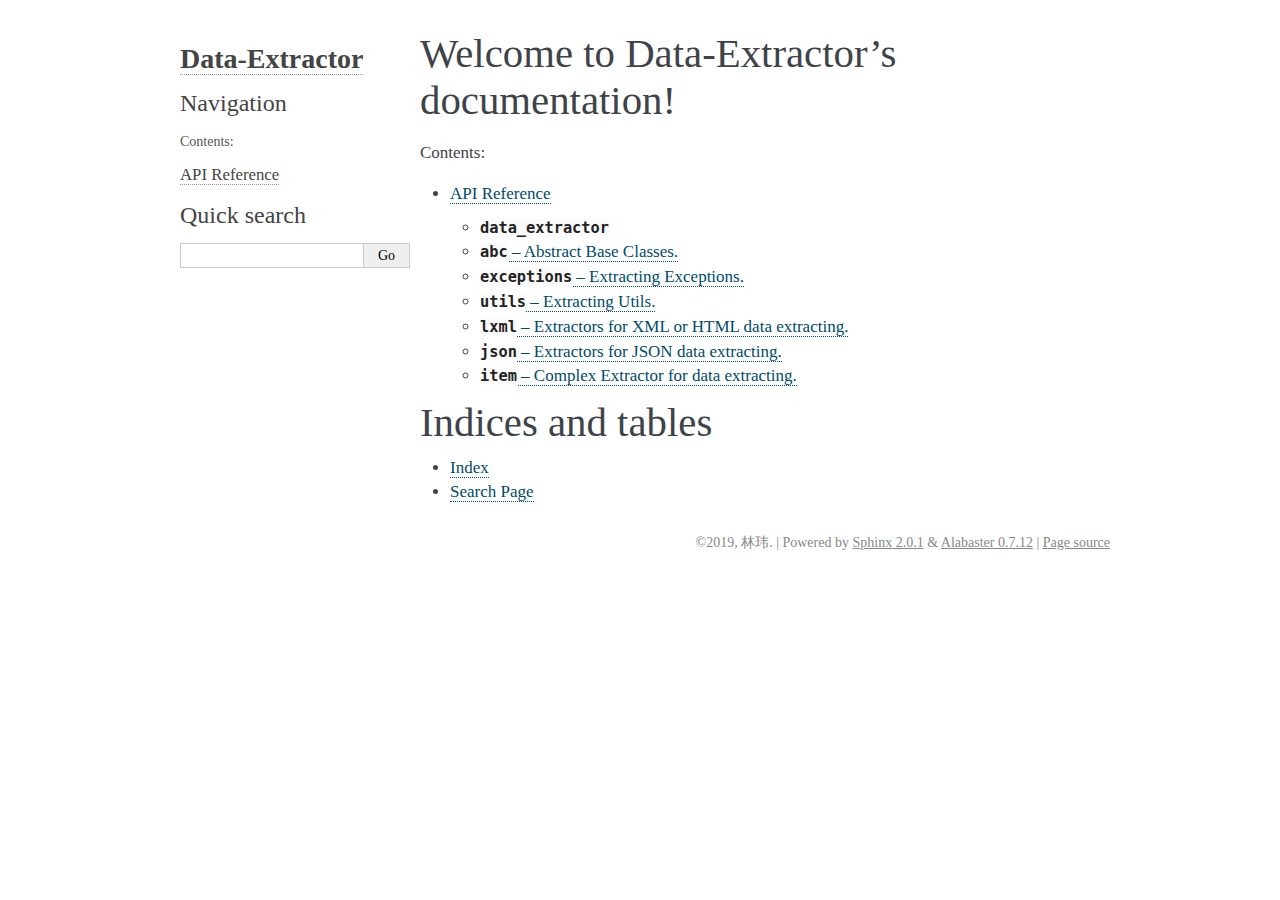
<file: index.html>
<!DOCTYPE html>

<html xmlns="http://www.w3.org/1999/xhtml">
  <head>
    <meta charset="utf-8" />
    <title>Welcome to Data-Extractor’s documentation! &#8212; Data-Extractor  documentation</title>
    <link rel="stylesheet" href="_static/alabaster.css" type="text/css" />
    <link rel="stylesheet" href="_static/pygments.css" type="text/css" />
    <script type="text/javascript" id="documentation_options" data-url_root="./" src="_static/documentation_options.js"></script>
    <script type="text/javascript" src="_static/jquery.js"></script>
    <script type="text/javascript" src="_static/underscore.js"></script>
    <script type="text/javascript" src="_static/doctools.js"></script>
    <script type="text/javascript" src="_static/language_data.js"></script>
    <link rel="index" title="Index" href="genindex.html" />
    <link rel="search" title="Search" href="search.html" />
    <link rel="next" title="API Reference" href="api_reference.html" />
   
  <link rel="stylesheet" href="_static/custom.css" type="text/css" />
  
  
  <meta name="viewport" content="width=device-width, initial-scale=0.9, maximum-scale=0.9" />

  </head><body>
  

    <div class="document">
      <div class="documentwrapper">
        <div class="bodywrapper">
          

          <div class="body" role="main">
            
  <div class="section" id="welcome-to-data-extractor-s-documentation">
<h1>Welcome to Data-Extractor’s documentation!<a class="headerlink" href="#welcome-to-data-extractor-s-documentation" title="Permalink to this headline">¶</a></h1>
<div class="toctree-wrapper compound">
<p class="caption"><span class="caption-text">Contents:</span></p>
<ul>
<li class="toctree-l1"><a class="reference internal" href="api_reference.html">API Reference</a><ul>
<li class="toctree-l2"><a class="reference internal" href="api_reference.html#data-extractor"><code class="xref py py-mod docutils literal notranslate"><span class="pre">data_extractor</span></code></a></li>
<li class="toctree-l2"><a class="reference internal" href="api_abc.html"><code class="xref py py-mod docutils literal notranslate"><span class="pre">abc</span></code> – Abstract Base Classes.</a></li>
<li class="toctree-l2"><a class="reference internal" href="api_exceptions.html"><code class="xref py py-mod docutils literal notranslate"><span class="pre">exceptions</span></code> – Extracting Exceptions.</a></li>
<li class="toctree-l2"><a class="reference internal" href="api_utils.html"><code class="xref py py-mod docutils literal notranslate"><span class="pre">utils</span></code> – Extracting Utils.</a></li>
<li class="toctree-l2"><a class="reference internal" href="api_lxml.html"><code class="xref py py-mod docutils literal notranslate"><span class="pre">lxml</span></code> – Extractors for XML or HTML data extracting.</a></li>
<li class="toctree-l2"><a class="reference internal" href="api_json.html"><code class="xref py py-mod docutils literal notranslate"><span class="pre">json</span></code> – Extractors for JSON data extracting.</a></li>
<li class="toctree-l2"><a class="reference internal" href="api_item.html"><code class="xref py py-mod docutils literal notranslate"><span class="pre">item</span></code> – Complex Extractor for data extracting.</a></li>
</ul>
</li>
</ul>
</div>
</div>
<div class="section" id="indices-and-tables">
<h1>Indices and tables<a class="headerlink" href="#indices-and-tables" title="Permalink to this headline">¶</a></h1>
<ul class="simple">
<li><p><a class="reference internal" href="genindex.html"><span class="std std-ref">Index</span></a></p></li>
<li><p><a class="reference internal" href="search.html"><span class="std std-ref">Search Page</span></a></p></li>
</ul>
</div>


          </div>
          
        </div>
      </div>
      <div class="sphinxsidebar" role="navigation" aria-label="main navigation">
        <div class="sphinxsidebarwrapper">
<h1 class="logo"><a href="#">Data-Extractor</a></h1>








<h3>Navigation</h3>
<p class="caption"><span class="caption-text">Contents:</span></p>
<ul>
<li class="toctree-l1"><a class="reference internal" href="api_reference.html">API Reference</a></li>
</ul>

<div class="relations">
<h3>Related Topics</h3>
<ul>
  <li><a href="#">Documentation overview</a><ul>
      <li>Next: <a href="api_reference.html" title="next chapter">API Reference</a></li>
  </ul></li>
</ul>
</div>
<div id="searchbox" style="display: none" role="search">
  <h3>Quick search</h3>
    <div class="searchformwrapper">
    <form class="search" action="search.html" method="get">
      <input type="text" name="q" />
      <input type="submit" value="Go" />
    </form>
    </div>
</div>
<script type="text/javascript">$('#searchbox').show(0);</script>








        </div>
      </div>
      <div class="clearer"></div>
    </div>
    <div class="footer">
      &copy;2019, 林玮.
      
      |
      Powered by <a href="http://sphinx-doc.org/">Sphinx 2.0.1</a>
      &amp; <a href="https://github.com/bitprophet/alabaster">Alabaster 0.7.12</a>
      
      |
      <a href="_sources/index.rst.txt"
          rel="nofollow">Page source</a>
    </div>

    

    
  </body>
</html>
</file>
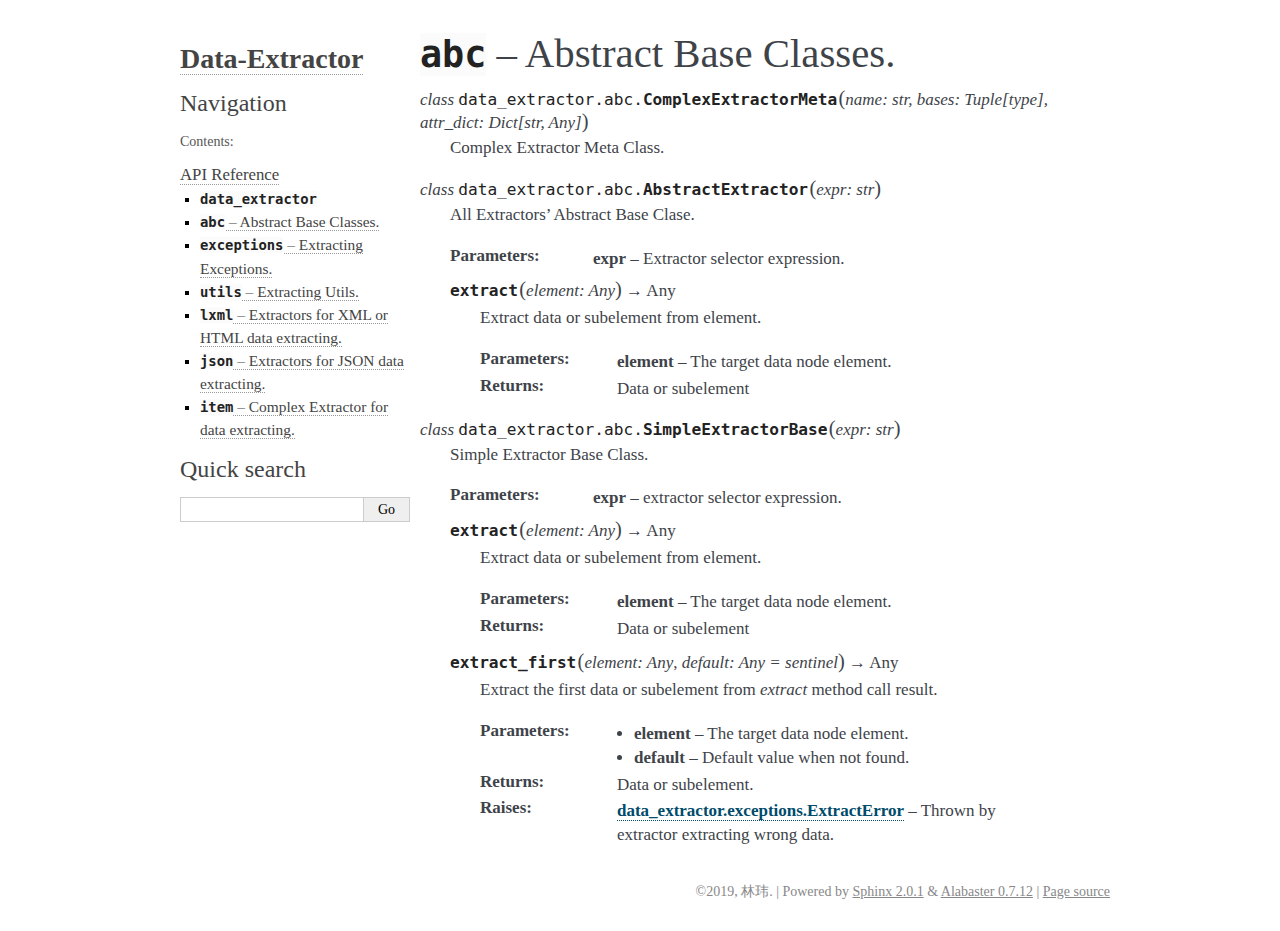
<file: api_abc.html>
<!DOCTYPE html>

<html xmlns="http://www.w3.org/1999/xhtml">
  <head>
    <meta charset="utf-8" />
    <title>abc – Abstract Base Classes. &#8212; Data-Extractor  documentation</title>
    <link rel="stylesheet" href="_static/alabaster.css" type="text/css" />
    <link rel="stylesheet" href="_static/pygments.css" type="text/css" />
    <script type="text/javascript" id="documentation_options" data-url_root="./" src="_static/documentation_options.js"></script>
    <script type="text/javascript" src="_static/jquery.js"></script>
    <script type="text/javascript" src="_static/underscore.js"></script>
    <script type="text/javascript" src="_static/doctools.js"></script>
    <script type="text/javascript" src="_static/language_data.js"></script>
    <link rel="index" title="Index" href="genindex.html" />
    <link rel="search" title="Search" href="search.html" />
    <link rel="next" title="exceptions – Extracting Exceptions." href="api_exceptions.html" />
    <link rel="prev" title="API Reference" href="api_reference.html" />
   
  <link rel="stylesheet" href="_static/custom.css" type="text/css" />
  
  
  <meta name="viewport" content="width=device-width, initial-scale=0.9, maximum-scale=0.9" />

  </head><body>
  

    <div class="document">
      <div class="documentwrapper">
        <div class="bodywrapper">
          

          <div class="body" role="main">
            
  <span class="target" id="module-data_extractor.abc"></span><div class="section" id="abc-abstract-base-classes">
<h1><code class="xref py py-mod docutils literal notranslate"><span class="pre">abc</span></code> – Abstract Base Classes.<a class="headerlink" href="#abc-abstract-base-classes" title="Permalink to this headline">¶</a></h1>
</div>
<dl class="class">
<dt id="data_extractor.abc.ComplexExtractorMeta">
<em class="property">class </em><code class="descclassname">data_extractor.abc.</code><code class="descname">ComplexExtractorMeta</code><span class="sig-paren">(</span><em>name: str, bases: Tuple[type], attr_dict: Dict[str, Any]</em><span class="sig-paren">)</span><a class="headerlink" href="#data_extractor.abc.ComplexExtractorMeta" title="Permalink to this definition">¶</a></dt>
<dd><p>Complex Extractor Meta Class.</p>
</dd></dl>

<dl class="class">
<dt id="data_extractor.abc.AbstractExtractor">
<em class="property">class </em><code class="descclassname">data_extractor.abc.</code><code class="descname">AbstractExtractor</code><span class="sig-paren">(</span><em>expr: str</em><span class="sig-paren">)</span><a class="headerlink" href="#data_extractor.abc.AbstractExtractor" title="Permalink to this definition">¶</a></dt>
<dd><p>All Extractors’ Abstract Base Clase.</p>
<dl class="field-list simple">
<dt class="field-odd">Parameters</dt>
<dd class="field-odd"><p><strong>expr</strong> – Extractor selector expression.</p>
</dd>
</dl>
<dl class="method">
<dt id="data_extractor.abc.AbstractExtractor.extract">
<code class="descname">extract</code><span class="sig-paren">(</span><em>element: Any</em><span class="sig-paren">)</span> &#x2192; Any<a class="headerlink" href="#data_extractor.abc.AbstractExtractor.extract" title="Permalink to this definition">¶</a></dt>
<dd><p>Extract data or subelement from element.</p>
<dl class="field-list simple">
<dt class="field-odd">Parameters</dt>
<dd class="field-odd"><p><strong>element</strong> – The target data node element.</p>
</dd>
<dt class="field-even">Returns</dt>
<dd class="field-even"><p>Data or subelement</p>
</dd>
</dl>
</dd></dl>

</dd></dl>

<dl class="class">
<dt id="data_extractor.abc.SimpleExtractorBase">
<em class="property">class </em><code class="descclassname">data_extractor.abc.</code><code class="descname">SimpleExtractorBase</code><span class="sig-paren">(</span><em>expr: str</em><span class="sig-paren">)</span><a class="headerlink" href="#data_extractor.abc.SimpleExtractorBase" title="Permalink to this definition">¶</a></dt>
<dd><p>Simple Extractor Base Class.</p>
<dl class="field-list simple">
<dt class="field-odd">Parameters</dt>
<dd class="field-odd"><p><strong>expr</strong> – extractor selector expression.</p>
</dd>
</dl>
<dl class="method">
<dt id="data_extractor.abc.SimpleExtractorBase.extract">
<code class="descname">extract</code><span class="sig-paren">(</span><em>element: Any</em><span class="sig-paren">)</span> &#x2192; Any<a class="headerlink" href="#data_extractor.abc.SimpleExtractorBase.extract" title="Permalink to this definition">¶</a></dt>
<dd><p>Extract data or subelement from element.</p>
<dl class="field-list simple">
<dt class="field-odd">Parameters</dt>
<dd class="field-odd"><p><strong>element</strong> – The target data node element.</p>
</dd>
<dt class="field-even">Returns</dt>
<dd class="field-even"><p>Data or subelement</p>
</dd>
</dl>
</dd></dl>

<dl class="method">
<dt id="data_extractor.abc.SimpleExtractorBase.extract_first">
<code class="descname">extract_first</code><span class="sig-paren">(</span><em>element: Any</em>, <em>default: Any = sentinel</em><span class="sig-paren">)</span> &#x2192; Any<a class="headerlink" href="#data_extractor.abc.SimpleExtractorBase.extract_first" title="Permalink to this definition">¶</a></dt>
<dd><p>Extract the first data or subelement from <cite>extract</cite> method call result.</p>
<dl class="field-list simple">
<dt class="field-odd">Parameters</dt>
<dd class="field-odd"><ul class="simple">
<li><p><strong>element</strong> – The target data node element.</p></li>
<li><p><strong>default</strong> – Default value when not found.</p></li>
</ul>
</dd>
<dt class="field-even">Returns</dt>
<dd class="field-even"><p>Data or subelement.</p>
</dd>
<dt class="field-odd">Raises</dt>
<dd class="field-odd"><p><a class="reference internal" href="api_exceptions.html#data_extractor.exceptions.ExtractError" title="data_extractor.exceptions.ExtractError"><strong>data_extractor.exceptions.ExtractError</strong></a> – Thrown by extractor extracting wrong data.</p>
</dd>
</dl>
</dd></dl>

</dd></dl>



          </div>
          
        </div>
      </div>
      <div class="sphinxsidebar" role="navigation" aria-label="main navigation">
        <div class="sphinxsidebarwrapper">
<h1 class="logo"><a href="index.html">Data-Extractor</a></h1>








<h3>Navigation</h3>
<p class="caption"><span class="caption-text">Contents:</span></p>
<ul class="current">
<li class="toctree-l1 current"><a class="reference internal" href="api_reference.html">API Reference</a><ul class="current">
<li class="toctree-l2"><a class="reference internal" href="api_reference.html#data-extractor"><code class="xref py py-mod docutils literal notranslate"><span class="pre">data_extractor</span></code></a></li>
<li class="toctree-l2 current"><a class="current reference internal" href="#"><code class="xref py py-mod docutils literal notranslate"><span class="pre">abc</span></code> – Abstract Base Classes.</a></li>
<li class="toctree-l2"><a class="reference internal" href="api_exceptions.html"><code class="xref py py-mod docutils literal notranslate"><span class="pre">exceptions</span></code> – Extracting Exceptions.</a></li>
<li class="toctree-l2"><a class="reference internal" href="api_utils.html"><code class="xref py py-mod docutils literal notranslate"><span class="pre">utils</span></code> – Extracting Utils.</a></li>
<li class="toctree-l2"><a class="reference internal" href="api_lxml.html"><code class="xref py py-mod docutils literal notranslate"><span class="pre">lxml</span></code> – Extractors for XML or HTML data extracting.</a></li>
<li class="toctree-l2"><a class="reference internal" href="api_json.html"><code class="xref py py-mod docutils literal notranslate"><span class="pre">json</span></code> – Extractors for JSON data extracting.</a></li>
<li class="toctree-l2"><a class="reference internal" href="api_item.html"><code class="xref py py-mod docutils literal notranslate"><span class="pre">item</span></code> – Complex Extractor for data extracting.</a></li>
</ul>
</li>
</ul>

<div class="relations">
<h3>Related Topics</h3>
<ul>
  <li><a href="index.html">Documentation overview</a><ul>
  <li><a href="api_reference.html">API Reference</a><ul>
      <li>Previous: <a href="api_reference.html" title="previous chapter">API Reference</a></li>
      <li>Next: <a href="api_exceptions.html" title="next chapter"><code class="xref py py-mod docutils literal notranslate"><span class="pre">exceptions</span></code> – Extracting Exceptions.</a></li>
  </ul></li>
  </ul></li>
</ul>
</div>
<div id="searchbox" style="display: none" role="search">
  <h3>Quick search</h3>
    <div class="searchformwrapper">
    <form class="search" action="search.html" method="get">
      <input type="text" name="q" />
      <input type="submit" value="Go" />
    </form>
    </div>
</div>
<script type="text/javascript">$('#searchbox').show(0);</script>








        </div>
      </div>
      <div class="clearer"></div>
    </div>
    <div class="footer">
      &copy;2019, 林玮.
      
      |
      Powered by <a href="http://sphinx-doc.org/">Sphinx 2.0.1</a>
      &amp; <a href="https://github.com/bitprophet/alabaster">Alabaster 0.7.12</a>
      
      |
      <a href="_sources/api_abc.rst.txt"
          rel="nofollow">Page source</a>
    </div>

    

    
  </body>
</html>
</file>
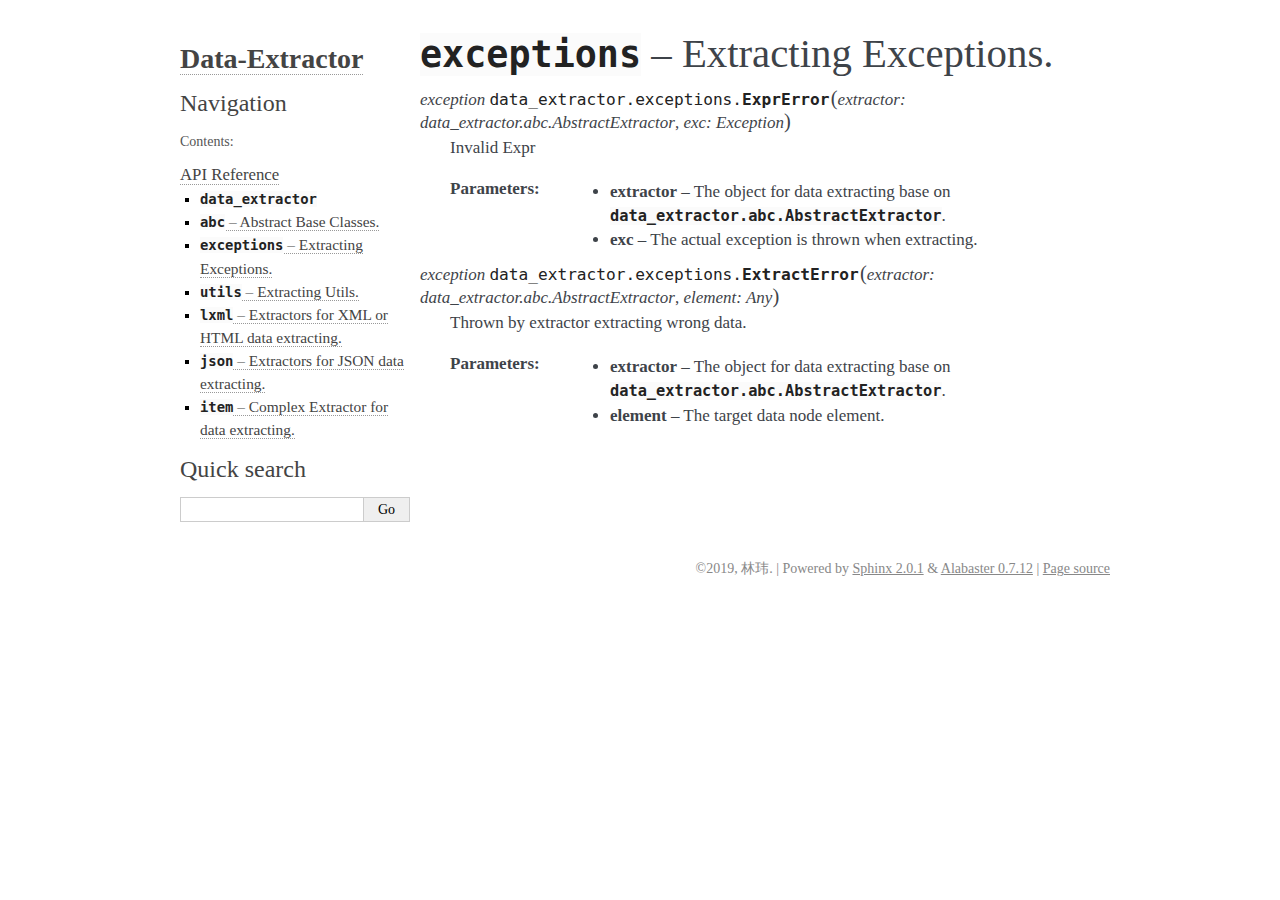
<file: api_exceptions.html>
<!DOCTYPE html>

<html xmlns="http://www.w3.org/1999/xhtml">
  <head>
    <meta charset="utf-8" />
    <title>exceptions – Extracting Exceptions. &#8212; Data-Extractor  documentation</title>
    <link rel="stylesheet" href="_static/alabaster.css" type="text/css" />
    <link rel="stylesheet" href="_static/pygments.css" type="text/css" />
    <script type="text/javascript" id="documentation_options" data-url_root="./" src="_static/documentation_options.js"></script>
    <script type="text/javascript" src="_static/jquery.js"></script>
    <script type="text/javascript" src="_static/underscore.js"></script>
    <script type="text/javascript" src="_static/doctools.js"></script>
    <script type="text/javascript" src="_static/language_data.js"></script>
    <link rel="index" title="Index" href="genindex.html" />
    <link rel="search" title="Search" href="search.html" />
    <link rel="next" title="utils – Extracting Utils." href="api_utils.html" />
    <link rel="prev" title="abc – Abstract Base Classes." href="api_abc.html" />
   
  <link rel="stylesheet" href="_static/custom.css" type="text/css" />
  
  
  <meta name="viewport" content="width=device-width, initial-scale=0.9, maximum-scale=0.9" />

  </head><body>
  

    <div class="document">
      <div class="documentwrapper">
        <div class="bodywrapper">
          

          <div class="body" role="main">
            
  <span class="target" id="module-data_extractor.exceptions"></span><div class="section" id="exceptions-extracting-exceptions">
<h1><code class="xref py py-mod docutils literal notranslate"><span class="pre">exceptions</span></code> – Extracting Exceptions.<a class="headerlink" href="#exceptions-extracting-exceptions" title="Permalink to this headline">¶</a></h1>
</div>
<dl class="exception">
<dt id="data_extractor.exceptions.ExprError">
<em class="property">exception </em><code class="descclassname">data_extractor.exceptions.</code><code class="descname">ExprError</code><span class="sig-paren">(</span><em>extractor: data_extractor.abc.AbstractExtractor</em>, <em>exc: Exception</em><span class="sig-paren">)</span><a class="headerlink" href="#data_extractor.exceptions.ExprError" title="Permalink to this definition">¶</a></dt>
<dd><p>Invalid Expr</p>
<dl class="field-list simple">
<dt class="field-odd">Parameters</dt>
<dd class="field-odd"><ul class="simple">
<li><p><strong>extractor</strong> – The object for data extracting base on <a class="reference internal" href="api_abc.html#data_extractor.abc.AbstractExtractor" title="data_extractor.abc.AbstractExtractor"><code class="xref py py-class docutils literal notranslate"><span class="pre">data_extractor.abc.AbstractExtractor</span></code></a>.</p></li>
<li><p><strong>exc</strong> – The actual exception is thrown when extracting.</p></li>
</ul>
</dd>
</dl>
</dd></dl>

<dl class="exception">
<dt id="data_extractor.exceptions.ExtractError">
<em class="property">exception </em><code class="descclassname">data_extractor.exceptions.</code><code class="descname">ExtractError</code><span class="sig-paren">(</span><em>extractor: data_extractor.abc.AbstractExtractor</em>, <em>element: Any</em><span class="sig-paren">)</span><a class="headerlink" href="#data_extractor.exceptions.ExtractError" title="Permalink to this definition">¶</a></dt>
<dd><p>Thrown by extractor extracting wrong data.</p>
<dl class="field-list simple">
<dt class="field-odd">Parameters</dt>
<dd class="field-odd"><ul class="simple">
<li><p><strong>extractor</strong> – The object for data extracting base on <a class="reference internal" href="api_abc.html#data_extractor.abc.AbstractExtractor" title="data_extractor.abc.AbstractExtractor"><code class="xref py py-class docutils literal notranslate"><span class="pre">data_extractor.abc.AbstractExtractor</span></code></a>.</p></li>
<li><p><strong>element</strong> – The target data node element.</p></li>
</ul>
</dd>
</dl>
</dd></dl>



          </div>
          
        </div>
      </div>
      <div class="sphinxsidebar" role="navigation" aria-label="main navigation">
        <div class="sphinxsidebarwrapper">
<h1 class="logo"><a href="index.html">Data-Extractor</a></h1>








<h3>Navigation</h3>
<p class="caption"><span class="caption-text">Contents:</span></p>
<ul class="current">
<li class="toctree-l1 current"><a class="reference internal" href="api_reference.html">API Reference</a><ul class="current">
<li class="toctree-l2"><a class="reference internal" href="api_reference.html#data-extractor"><code class="xref py py-mod docutils literal notranslate"><span class="pre">data_extractor</span></code></a></li>
<li class="toctree-l2"><a class="reference internal" href="api_abc.html"><code class="xref py py-mod docutils literal notranslate"><span class="pre">abc</span></code> – Abstract Base Classes.</a></li>
<li class="toctree-l2 current"><a class="current reference internal" href="#"><code class="xref py py-mod docutils literal notranslate"><span class="pre">exceptions</span></code> – Extracting Exceptions.</a></li>
<li class="toctree-l2"><a class="reference internal" href="api_utils.html"><code class="xref py py-mod docutils literal notranslate"><span class="pre">utils</span></code> – Extracting Utils.</a></li>
<li class="toctree-l2"><a class="reference internal" href="api_lxml.html"><code class="xref py py-mod docutils literal notranslate"><span class="pre">lxml</span></code> – Extractors for XML or HTML data extracting.</a></li>
<li class="toctree-l2"><a class="reference internal" href="api_json.html"><code class="xref py py-mod docutils literal notranslate"><span class="pre">json</span></code> – Extractors for JSON data extracting.</a></li>
<li class="toctree-l2"><a class="reference internal" href="api_item.html"><code class="xref py py-mod docutils literal notranslate"><span class="pre">item</span></code> – Complex Extractor for data extracting.</a></li>
</ul>
</li>
</ul>

<div class="relations">
<h3>Related Topics</h3>
<ul>
  <li><a href="index.html">Documentation overview</a><ul>
  <li><a href="api_reference.html">API Reference</a><ul>
      <li>Previous: <a href="api_abc.html" title="previous chapter"><code class="xref py py-mod docutils literal notranslate"><span class="pre">abc</span></code> – Abstract Base Classes.</a></li>
      <li>Next: <a href="api_utils.html" title="next chapter"><code class="xref py py-mod docutils literal notranslate"><span class="pre">utils</span></code> – Extracting Utils.</a></li>
  </ul></li>
  </ul></li>
</ul>
</div>
<div id="searchbox" style="display: none" role="search">
  <h3>Quick search</h3>
    <div class="searchformwrapper">
    <form class="search" action="search.html" method="get">
      <input type="text" name="q" />
      <input type="submit" value="Go" />
    </form>
    </div>
</div>
<script type="text/javascript">$('#searchbox').show(0);</script>








        </div>
      </div>
      <div class="clearer"></div>
    </div>
    <div class="footer">
      &copy;2019, 林玮.
      
      |
      Powered by <a href="http://sphinx-doc.org/">Sphinx 2.0.1</a>
      &amp; <a href="https://github.com/bitprophet/alabaster">Alabaster 0.7.12</a>
      
      |
      <a href="_sources/api_exceptions.rst.txt"
          rel="nofollow">Page source</a>
    </div>

    

    
  </body>
</html>
</file>
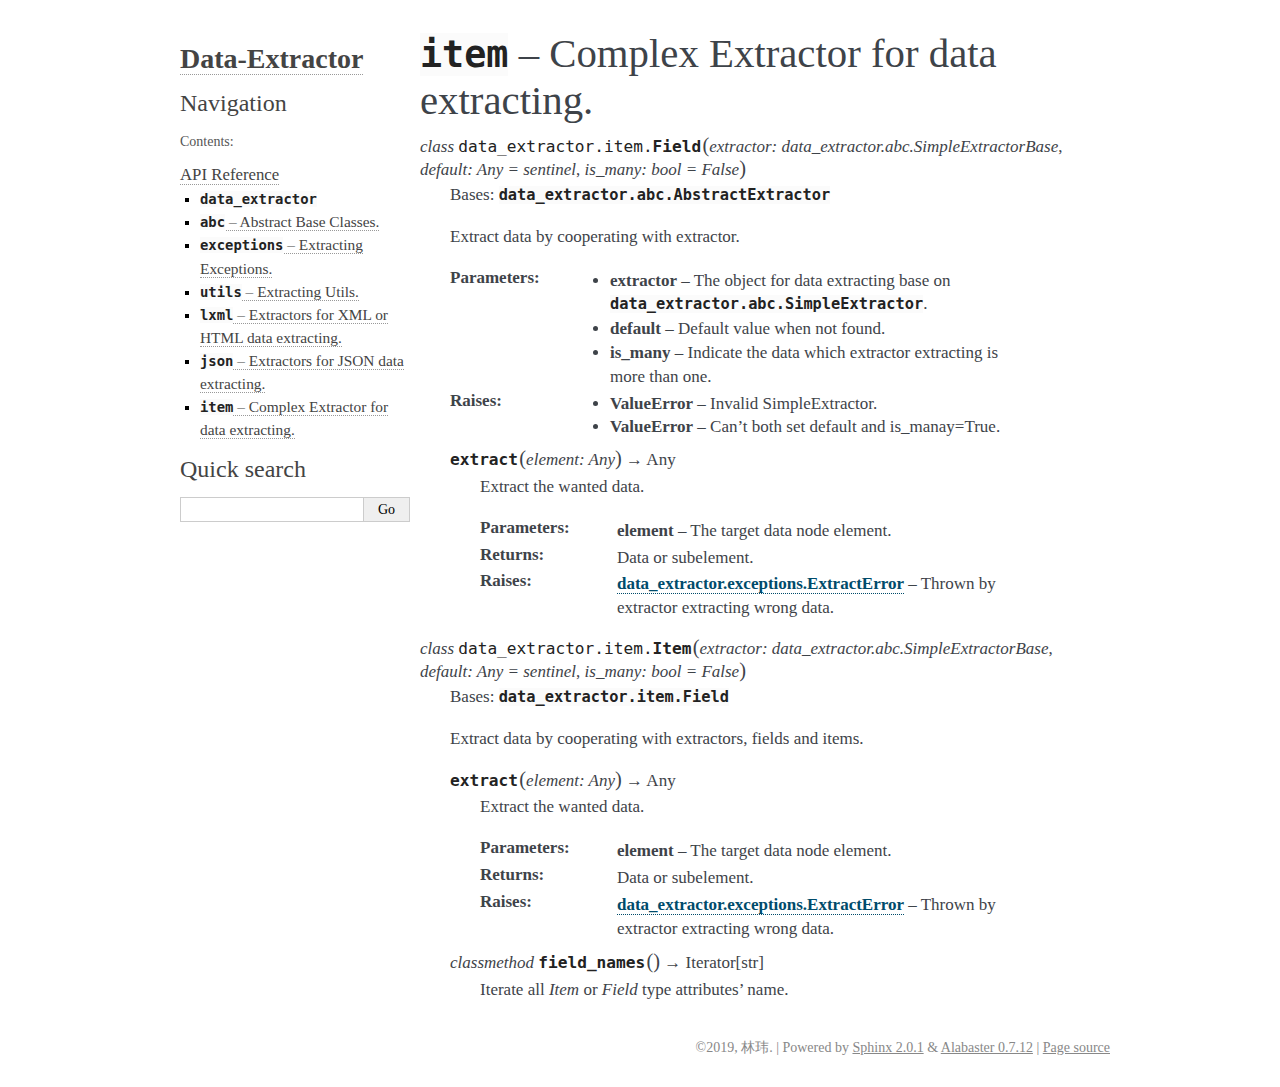
<file: api_item.html>
<!DOCTYPE html>

<html xmlns="http://www.w3.org/1999/xhtml">
  <head>
    <meta charset="utf-8" />
    <title>item – Complex Extractor for data extracting. &#8212; Data-Extractor  documentation</title>
    <link rel="stylesheet" href="_static/alabaster.css" type="text/css" />
    <link rel="stylesheet" href="_static/pygments.css" type="text/css" />
    <script type="text/javascript" id="documentation_options" data-url_root="./" src="_static/documentation_options.js"></script>
    <script type="text/javascript" src="_static/jquery.js"></script>
    <script type="text/javascript" src="_static/underscore.js"></script>
    <script type="text/javascript" src="_static/doctools.js"></script>
    <script type="text/javascript" src="_static/language_data.js"></script>
    <link rel="index" title="Index" href="genindex.html" />
    <link rel="search" title="Search" href="search.html" />
    <link rel="prev" title="json – Extractors for JSON data extracting." href="api_json.html" />
   
  <link rel="stylesheet" href="_static/custom.css" type="text/css" />
  
  
  <meta name="viewport" content="width=device-width, initial-scale=0.9, maximum-scale=0.9" />

  </head><body>
  

    <div class="document">
      <div class="documentwrapper">
        <div class="bodywrapper">
          

          <div class="body" role="main">
            
  <span class="target" id="module-data_extractor.item"></span><div class="section" id="item-complex-extractor-for-data-extracting">
<h1><code class="xref py py-mod docutils literal notranslate"><span class="pre">item</span></code> – Complex Extractor for data extracting.<a class="headerlink" href="#item-complex-extractor-for-data-extracting" title="Permalink to this headline">¶</a></h1>
</div>
<dl class="class">
<dt id="data_extractor.item.Field">
<em class="property">class </em><code class="descclassname">data_extractor.item.</code><code class="descname">Field</code><span class="sig-paren">(</span><em>extractor: data_extractor.abc.SimpleExtractorBase</em>, <em>default: Any = sentinel</em>, <em>is_many: bool = False</em><span class="sig-paren">)</span><a class="headerlink" href="#data_extractor.item.Field" title="Permalink to this definition">¶</a></dt>
<dd><p>Bases: <a class="reference internal" href="api_abc.html#data_extractor.abc.AbstractExtractor" title="data_extractor.abc.AbstractExtractor"><code class="xref py py-class docutils literal notranslate"><span class="pre">data_extractor.abc.AbstractExtractor</span></code></a></p>
<p>Extract data by cooperating with extractor.</p>
<dl class="field-list simple">
<dt class="field-odd">Parameters</dt>
<dd class="field-odd"><ul class="simple">
<li><p><strong>extractor</strong> – The object for data extracting base on <code class="xref py py-class docutils literal notranslate"><span class="pre">data_extractor.abc.SimpleExtractor</span></code>.</p></li>
<li><p><strong>default</strong> – Default value when not found.</p></li>
<li><p><strong>is_many</strong> – Indicate the data which extractor extracting is more than one.</p></li>
</ul>
</dd>
<dt class="field-even">Raises</dt>
<dd class="field-even"><ul class="simple">
<li><p><strong>ValueError</strong> – Invalid SimpleExtractor.</p></li>
<li><p><strong>ValueError</strong> – Can’t both set default and is_manay=True.</p></li>
</ul>
</dd>
</dl>
<dl class="method">
<dt id="data_extractor.item.Field.extract">
<code class="descname">extract</code><span class="sig-paren">(</span><em>element: Any</em><span class="sig-paren">)</span> &#x2192; Any<a class="headerlink" href="#data_extractor.item.Field.extract" title="Permalink to this definition">¶</a></dt>
<dd><p>Extract the wanted data.</p>
<dl class="field-list simple">
<dt class="field-odd">Parameters</dt>
<dd class="field-odd"><p><strong>element</strong> – The target data node element.</p>
</dd>
<dt class="field-even">Returns</dt>
<dd class="field-even"><p>Data or subelement.</p>
</dd>
<dt class="field-odd">Raises</dt>
<dd class="field-odd"><p><a class="reference internal" href="api_exceptions.html#data_extractor.exceptions.ExtractError" title="data_extractor.exceptions.ExtractError"><strong>data_extractor.exceptions.ExtractError</strong></a> – Thrown by extractor extracting wrong data.</p>
</dd>
</dl>
</dd></dl>

</dd></dl>

<dl class="class">
<dt id="data_extractor.item.Item">
<em class="property">class </em><code class="descclassname">data_extractor.item.</code><code class="descname">Item</code><span class="sig-paren">(</span><em>extractor: data_extractor.abc.SimpleExtractorBase</em>, <em>default: Any = sentinel</em>, <em>is_many: bool = False</em><span class="sig-paren">)</span><a class="headerlink" href="#data_extractor.item.Item" title="Permalink to this definition">¶</a></dt>
<dd><p>Bases: <a class="reference internal" href="#data_extractor.item.Field" title="data_extractor.item.Field"><code class="xref py py-class docutils literal notranslate"><span class="pre">data_extractor.item.Field</span></code></a></p>
<p>Extract data by cooperating with extractors, fields and items.</p>
<dl class="method">
<dt id="data_extractor.item.Item.extract">
<code class="descname">extract</code><span class="sig-paren">(</span><em>element: Any</em><span class="sig-paren">)</span> &#x2192; Any<a class="headerlink" href="#data_extractor.item.Item.extract" title="Permalink to this definition">¶</a></dt>
<dd><p>Extract the wanted data.</p>
<dl class="field-list simple">
<dt class="field-odd">Parameters</dt>
<dd class="field-odd"><p><strong>element</strong> – The target data node element.</p>
</dd>
<dt class="field-even">Returns</dt>
<dd class="field-even"><p>Data or subelement.</p>
</dd>
<dt class="field-odd">Raises</dt>
<dd class="field-odd"><p><a class="reference internal" href="api_exceptions.html#data_extractor.exceptions.ExtractError" title="data_extractor.exceptions.ExtractError"><strong>data_extractor.exceptions.ExtractError</strong></a> – Thrown by extractor extracting wrong data.</p>
</dd>
</dl>
</dd></dl>

<dl class="classmethod">
<dt id="data_extractor.item.Item.field_names">
<em class="property">classmethod </em><code class="descname">field_names</code><span class="sig-paren">(</span><span class="sig-paren">)</span> &#x2192; Iterator[str]<a class="headerlink" href="#data_extractor.item.Item.field_names" title="Permalink to this definition">¶</a></dt>
<dd><p>Iterate all <cite>Item</cite> or <cite>Field</cite> type attributes’ name.</p>
</dd></dl>

</dd></dl>



          </div>
          
        </div>
      </div>
      <div class="sphinxsidebar" role="navigation" aria-label="main navigation">
        <div class="sphinxsidebarwrapper">
<h1 class="logo"><a href="index.html">Data-Extractor</a></h1>








<h3>Navigation</h3>
<p class="caption"><span class="caption-text">Contents:</span></p>
<ul class="current">
<li class="toctree-l1 current"><a class="reference internal" href="api_reference.html">API Reference</a><ul class="current">
<li class="toctree-l2"><a class="reference internal" href="api_reference.html#data-extractor"><code class="xref py py-mod docutils literal notranslate"><span class="pre">data_extractor</span></code></a></li>
<li class="toctree-l2"><a class="reference internal" href="api_abc.html"><code class="xref py py-mod docutils literal notranslate"><span class="pre">abc</span></code> – Abstract Base Classes.</a></li>
<li class="toctree-l2"><a class="reference internal" href="api_exceptions.html"><code class="xref py py-mod docutils literal notranslate"><span class="pre">exceptions</span></code> – Extracting Exceptions.</a></li>
<li class="toctree-l2"><a class="reference internal" href="api_utils.html"><code class="xref py py-mod docutils literal notranslate"><span class="pre">utils</span></code> – Extracting Utils.</a></li>
<li class="toctree-l2"><a class="reference internal" href="api_lxml.html"><code class="xref py py-mod docutils literal notranslate"><span class="pre">lxml</span></code> – Extractors for XML or HTML data extracting.</a></li>
<li class="toctree-l2"><a class="reference internal" href="api_json.html"><code class="xref py py-mod docutils literal notranslate"><span class="pre">json</span></code> – Extractors for JSON data extracting.</a></li>
<li class="toctree-l2 current"><a class="current reference internal" href="#"><code class="xref py py-mod docutils literal notranslate"><span class="pre">item</span></code> – Complex Extractor for data extracting.</a></li>
</ul>
</li>
</ul>

<div class="relations">
<h3>Related Topics</h3>
<ul>
  <li><a href="index.html">Documentation overview</a><ul>
  <li><a href="api_reference.html">API Reference</a><ul>
      <li>Previous: <a href="api_json.html" title="previous chapter"><code class="xref py py-mod docutils literal notranslate"><span class="pre">json</span></code> – Extractors for JSON data extracting.</a></li>
  </ul></li>
  </ul></li>
</ul>
</div>
<div id="searchbox" style="display: none" role="search">
  <h3>Quick search</h3>
    <div class="searchformwrapper">
    <form class="search" action="search.html" method="get">
      <input type="text" name="q" />
      <input type="submit" value="Go" />
    </form>
    </div>
</div>
<script type="text/javascript">$('#searchbox').show(0);</script>








        </div>
      </div>
      <div class="clearer"></div>
    </div>
    <div class="footer">
      &copy;2019, 林玮.
      
      |
      Powered by <a href="http://sphinx-doc.org/">Sphinx 2.0.1</a>
      &amp; <a href="https://github.com/bitprophet/alabaster">Alabaster 0.7.12</a>
      
      |
      <a href="_sources/api_item.rst.txt"
          rel="nofollow">Page source</a>
    </div>

    

    
  </body>
</html>
</file>
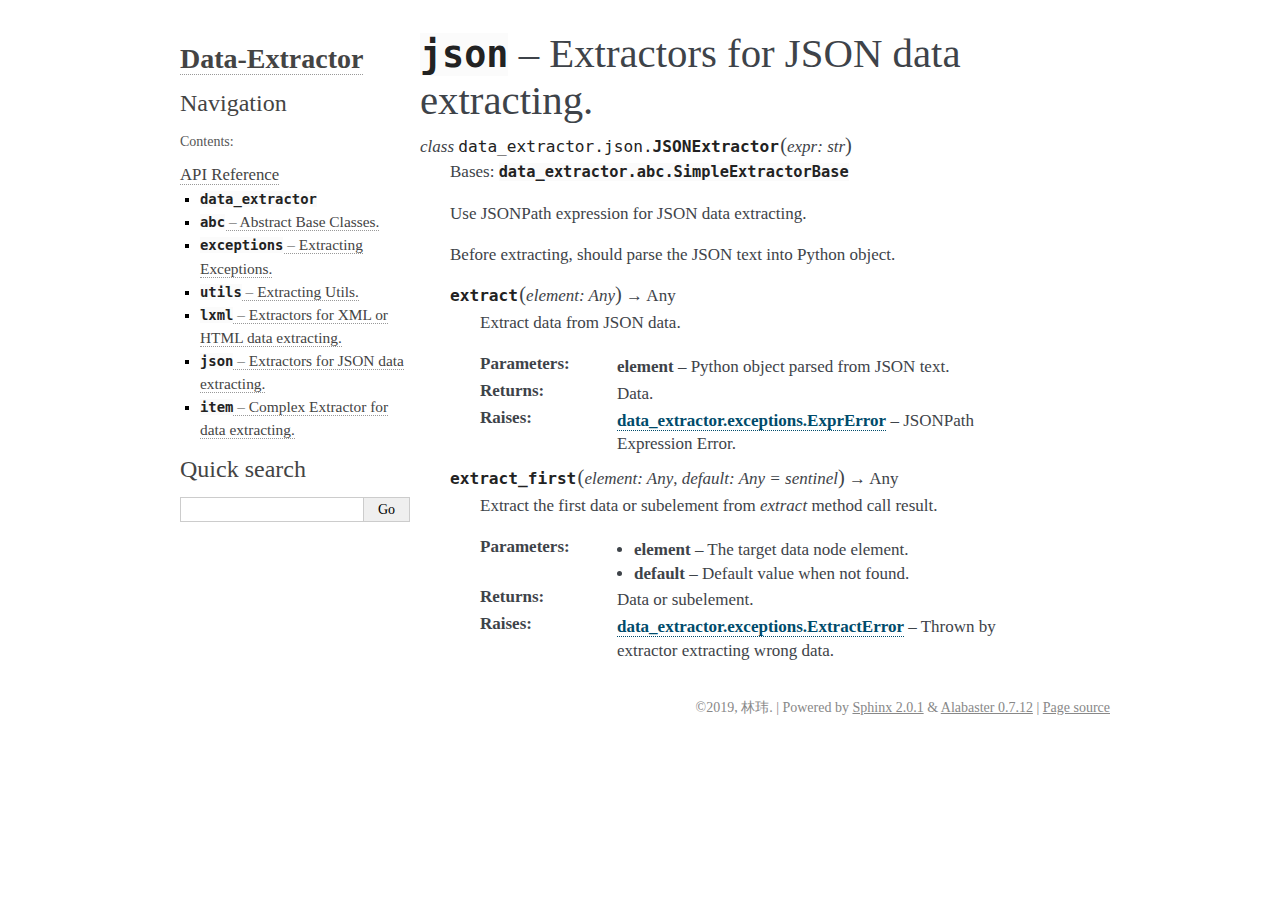
<file: api_json.html>
<!DOCTYPE html>

<html xmlns="http://www.w3.org/1999/xhtml">
  <head>
    <meta charset="utf-8" />
    <title>json – Extractors for JSON data extracting. &#8212; Data-Extractor  documentation</title>
    <link rel="stylesheet" href="_static/alabaster.css" type="text/css" />
    <link rel="stylesheet" href="_static/pygments.css" type="text/css" />
    <script type="text/javascript" id="documentation_options" data-url_root="./" src="_static/documentation_options.js"></script>
    <script type="text/javascript" src="_static/jquery.js"></script>
    <script type="text/javascript" src="_static/underscore.js"></script>
    <script type="text/javascript" src="_static/doctools.js"></script>
    <script type="text/javascript" src="_static/language_data.js"></script>
    <link rel="index" title="Index" href="genindex.html" />
    <link rel="search" title="Search" href="search.html" />
    <link rel="next" title="item – Complex Extractor for data extracting." href="api_item.html" />
    <link rel="prev" title="lxml – Extractors for XML or HTML data extracting." href="api_lxml.html" />
   
  <link rel="stylesheet" href="_static/custom.css" type="text/css" />
  
  
  <meta name="viewport" content="width=device-width, initial-scale=0.9, maximum-scale=0.9" />

  </head><body>
  

    <div class="document">
      <div class="documentwrapper">
        <div class="bodywrapper">
          

          <div class="body" role="main">
            
  <span class="target" id="module-data_extractor.json"></span><div class="section" id="json-extractors-for-json-data-extracting">
<h1><code class="xref py py-mod docutils literal notranslate"><span class="pre">json</span></code> – Extractors for JSON data extracting.<a class="headerlink" href="#json-extractors-for-json-data-extracting" title="Permalink to this headline">¶</a></h1>
<dl class="class">
<dt id="data_extractor.json.JSONExtractor">
<em class="property">class </em><code class="descclassname">data_extractor.json.</code><code class="descname">JSONExtractor</code><span class="sig-paren">(</span><em>expr: str</em><span class="sig-paren">)</span><a class="headerlink" href="#data_extractor.json.JSONExtractor" title="Permalink to this definition">¶</a></dt>
<dd><p>Bases: <a class="reference internal" href="api_abc.html#data_extractor.abc.SimpleExtractorBase" title="data_extractor.abc.SimpleExtractorBase"><code class="xref py py-class docutils literal notranslate"><span class="pre">data_extractor.abc.SimpleExtractorBase</span></code></a></p>
<p>Use JSONPath expression for JSON data extracting.</p>
<p>Before extracting, should parse the JSON text into Python object.</p>
<dl class="method">
<dt id="data_extractor.json.JSONExtractor.extract">
<code class="descname">extract</code><span class="sig-paren">(</span><em>element: Any</em><span class="sig-paren">)</span> &#x2192; Any<a class="headerlink" href="#data_extractor.json.JSONExtractor.extract" title="Permalink to this definition">¶</a></dt>
<dd><p>Extract data from JSON data.</p>
<dl class="field-list simple">
<dt class="field-odd">Parameters</dt>
<dd class="field-odd"><p><strong>element</strong> – Python object parsed from JSON text.</p>
</dd>
<dt class="field-even">Returns</dt>
<dd class="field-even"><p>Data.</p>
</dd>
<dt class="field-odd">Raises</dt>
<dd class="field-odd"><p><a class="reference internal" href="api_exceptions.html#data_extractor.exceptions.ExprError" title="data_extractor.exceptions.ExprError"><strong>data_extractor.exceptions.ExprError</strong></a> – JSONPath Expression Error.</p>
</dd>
</dl>
</dd></dl>

<dl class="method">
<dt id="data_extractor.json.JSONExtractor.extract_first">
<code class="descname">extract_first</code><span class="sig-paren">(</span><em>element: Any</em>, <em>default: Any = sentinel</em><span class="sig-paren">)</span> &#x2192; Any<a class="headerlink" href="#data_extractor.json.JSONExtractor.extract_first" title="Permalink to this definition">¶</a></dt>
<dd><p>Extract the first data or subelement from <cite>extract</cite> method call result.</p>
<dl class="field-list simple">
<dt class="field-odd">Parameters</dt>
<dd class="field-odd"><ul class="simple">
<li><p><strong>element</strong> – The target data node element.</p></li>
<li><p><strong>default</strong> – Default value when not found.</p></li>
</ul>
</dd>
<dt class="field-even">Returns</dt>
<dd class="field-even"><p>Data or subelement.</p>
</dd>
<dt class="field-odd">Raises</dt>
<dd class="field-odd"><p><a class="reference internal" href="api_exceptions.html#data_extractor.exceptions.ExtractError" title="data_extractor.exceptions.ExtractError"><strong>data_extractor.exceptions.ExtractError</strong></a> – Thrown by extractor extracting wrong data.</p>
</dd>
</dl>
</dd></dl>

</dd></dl>

</div>


          </div>
          
        </div>
      </div>
      <div class="sphinxsidebar" role="navigation" aria-label="main navigation">
        <div class="sphinxsidebarwrapper">
<h1 class="logo"><a href="index.html">Data-Extractor</a></h1>








<h3>Navigation</h3>
<p class="caption"><span class="caption-text">Contents:</span></p>
<ul class="current">
<li class="toctree-l1 current"><a class="reference internal" href="api_reference.html">API Reference</a><ul class="current">
<li class="toctree-l2"><a class="reference internal" href="api_reference.html#data-extractor"><code class="xref py py-mod docutils literal notranslate"><span class="pre">data_extractor</span></code></a></li>
<li class="toctree-l2"><a class="reference internal" href="api_abc.html"><code class="xref py py-mod docutils literal notranslate"><span class="pre">abc</span></code> – Abstract Base Classes.</a></li>
<li class="toctree-l2"><a class="reference internal" href="api_exceptions.html"><code class="xref py py-mod docutils literal notranslate"><span class="pre">exceptions</span></code> – Extracting Exceptions.</a></li>
<li class="toctree-l2"><a class="reference internal" href="api_utils.html"><code class="xref py py-mod docutils literal notranslate"><span class="pre">utils</span></code> – Extracting Utils.</a></li>
<li class="toctree-l2"><a class="reference internal" href="api_lxml.html"><code class="xref py py-mod docutils literal notranslate"><span class="pre">lxml</span></code> – Extractors for XML or HTML data extracting.</a></li>
<li class="toctree-l2 current"><a class="current reference internal" href="#"><code class="xref py py-mod docutils literal notranslate"><span class="pre">json</span></code> – Extractors for JSON data extracting.</a></li>
<li class="toctree-l2"><a class="reference internal" href="api_item.html"><code class="xref py py-mod docutils literal notranslate"><span class="pre">item</span></code> – Complex Extractor for data extracting.</a></li>
</ul>
</li>
</ul>

<div class="relations">
<h3>Related Topics</h3>
<ul>
  <li><a href="index.html">Documentation overview</a><ul>
  <li><a href="api_reference.html">API Reference</a><ul>
      <li>Previous: <a href="api_lxml.html" title="previous chapter"><code class="xref py py-mod docutils literal notranslate"><span class="pre">lxml</span></code> – Extractors for XML or HTML data extracting.</a></li>
      <li>Next: <a href="api_item.html" title="next chapter"><code class="xref py py-mod docutils literal notranslate"><span class="pre">item</span></code> – Complex Extractor for data extracting.</a></li>
  </ul></li>
  </ul></li>
</ul>
</div>
<div id="searchbox" style="display: none" role="search">
  <h3>Quick search</h3>
    <div class="searchformwrapper">
    <form class="search" action="search.html" method="get">
      <input type="text" name="q" />
      <input type="submit" value="Go" />
    </form>
    </div>
</div>
<script type="text/javascript">$('#searchbox').show(0);</script>








        </div>
      </div>
      <div class="clearer"></div>
    </div>
    <div class="footer">
      &copy;2019, 林玮.
      
      |
      Powered by <a href="http://sphinx-doc.org/">Sphinx 2.0.1</a>
      &amp; <a href="https://github.com/bitprophet/alabaster">Alabaster 0.7.12</a>
      
      |
      <a href="_sources/api_json.rst.txt"
          rel="nofollow">Page source</a>
    </div>

    

    
  </body>
</html>
</file>
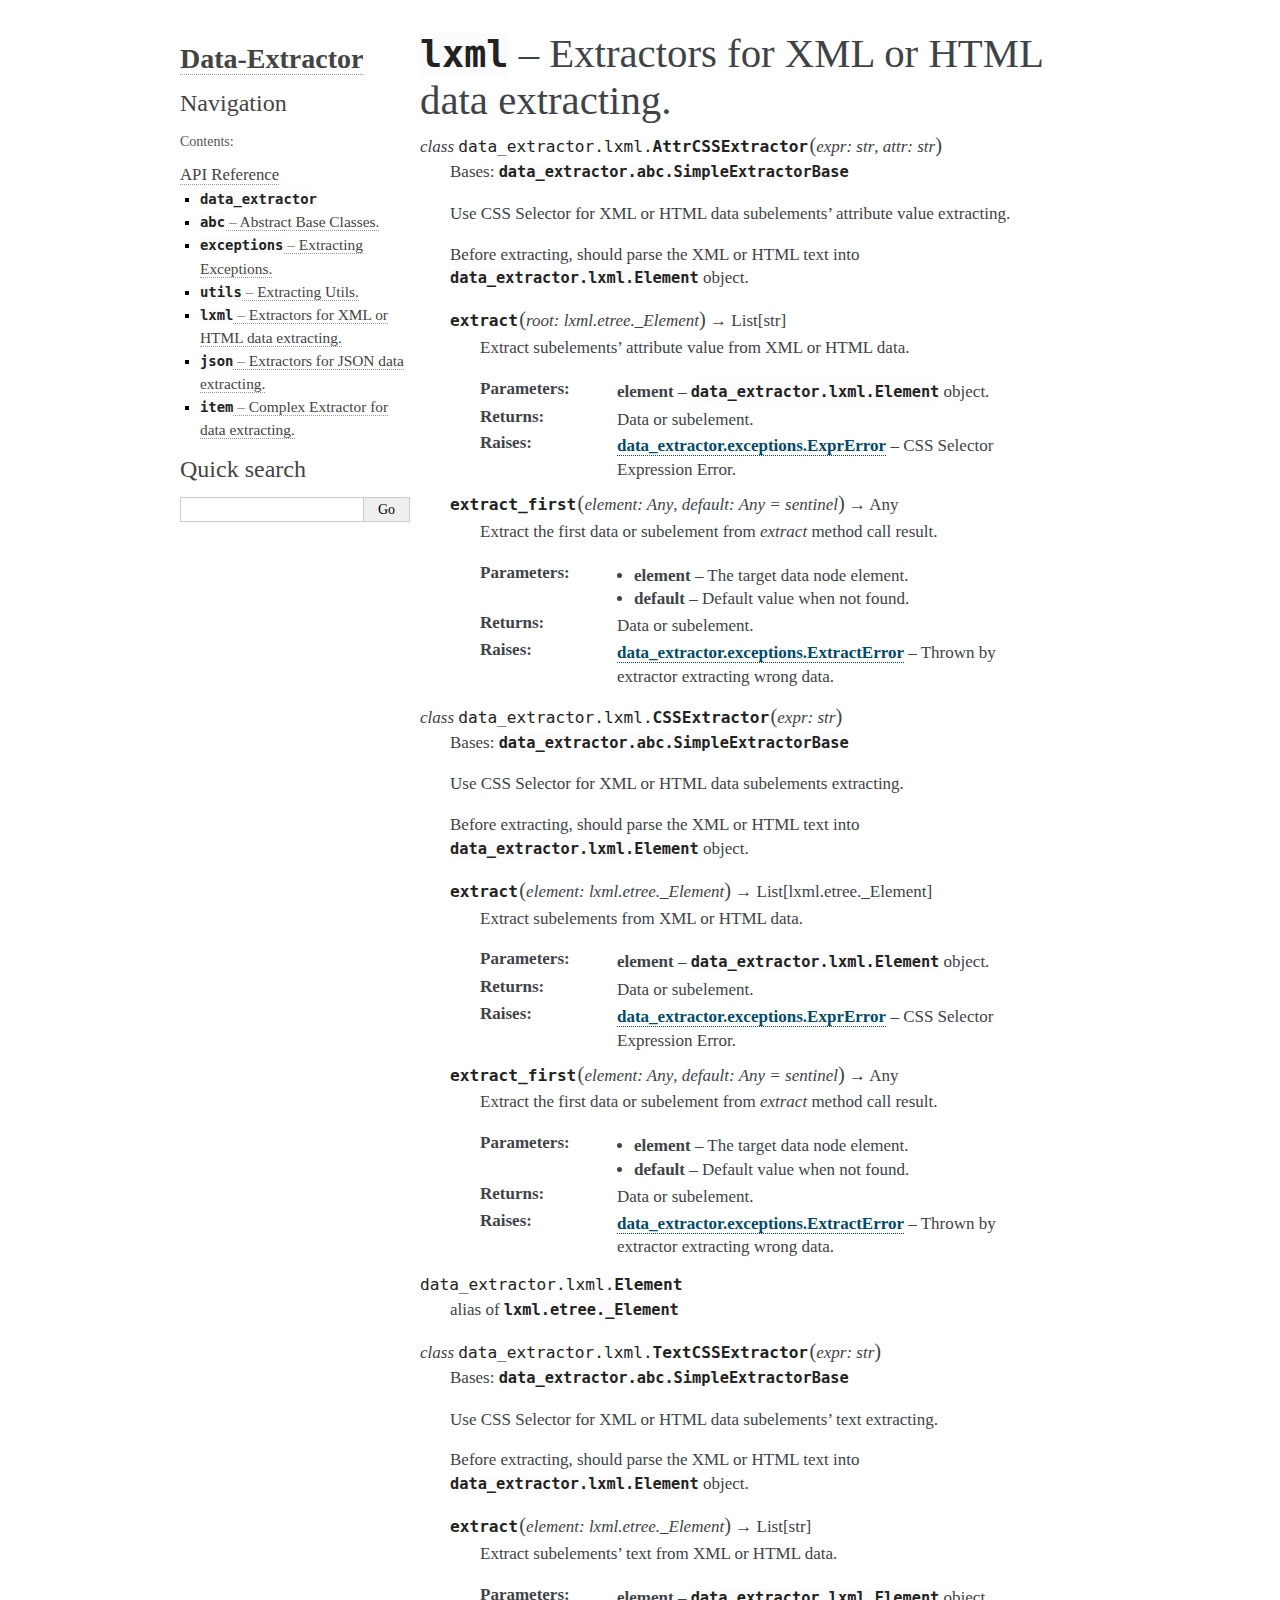
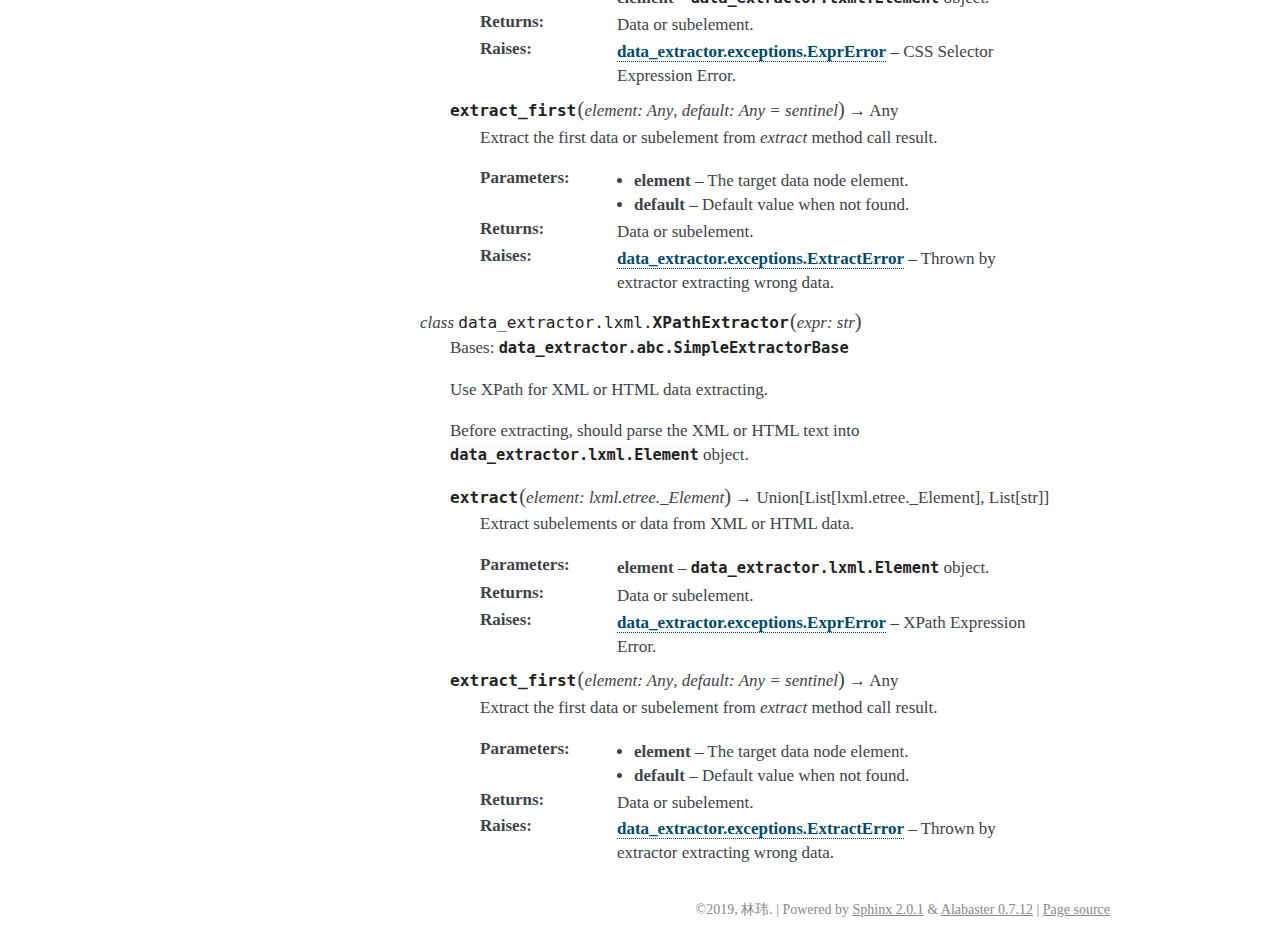
<file: api_lxml.html>
<!DOCTYPE html>

<html xmlns="http://www.w3.org/1999/xhtml">
  <head>
    <meta charset="utf-8" />
    <title>lxml – Extractors for XML or HTML data extracting. &#8212; Data-Extractor  documentation</title>
    <link rel="stylesheet" href="_static/alabaster.css" type="text/css" />
    <link rel="stylesheet" href="_static/pygments.css" type="text/css" />
    <script type="text/javascript" id="documentation_options" data-url_root="./" src="_static/documentation_options.js"></script>
    <script type="text/javascript" src="_static/jquery.js"></script>
    <script type="text/javascript" src="_static/underscore.js"></script>
    <script type="text/javascript" src="_static/doctools.js"></script>
    <script type="text/javascript" src="_static/language_data.js"></script>
    <link rel="index" title="Index" href="genindex.html" />
    <link rel="search" title="Search" href="search.html" />
    <link rel="next" title="json – Extractors for JSON data extracting." href="api_json.html" />
    <link rel="prev" title="utils – Extracting Utils." href="api_utils.html" />
   
  <link rel="stylesheet" href="_static/custom.css" type="text/css" />
  
  
  <meta name="viewport" content="width=device-width, initial-scale=0.9, maximum-scale=0.9" />

  </head><body>
  

    <div class="document">
      <div class="documentwrapper">
        <div class="bodywrapper">
          

          <div class="body" role="main">
            
  <span class="target" id="module-data_extractor.lxml"></span><div class="section" id="lxml-extractors-for-xml-or-html-data-extracting">
<h1><code class="xref py py-mod docutils literal notranslate"><span class="pre">lxml</span></code> – Extractors for XML or HTML data extracting.<a class="headerlink" href="#lxml-extractors-for-xml-or-html-data-extracting" title="Permalink to this headline">¶</a></h1>
<dl class="class">
<dt id="data_extractor.lxml.AttrCSSExtractor">
<em class="property">class </em><code class="descclassname">data_extractor.lxml.</code><code class="descname">AttrCSSExtractor</code><span class="sig-paren">(</span><em>expr: str</em>, <em>attr: str</em><span class="sig-paren">)</span><a class="headerlink" href="#data_extractor.lxml.AttrCSSExtractor" title="Permalink to this definition">¶</a></dt>
<dd><p>Bases: <a class="reference internal" href="api_abc.html#data_extractor.abc.SimpleExtractorBase" title="data_extractor.abc.SimpleExtractorBase"><code class="xref py py-class docutils literal notranslate"><span class="pre">data_extractor.abc.SimpleExtractorBase</span></code></a></p>
<p>Use CSS Selector for XML or HTML data subelements’ attribute value extracting.</p>
<p>Before extracting, should parse the XML or HTML text into <a class="reference internal" href="#data_extractor.lxml.Element" title="data_extractor.lxml.Element"><code class="xref py py-class docutils literal notranslate"><span class="pre">data_extractor.lxml.Element</span></code></a> object.</p>
<dl class="method">
<dt id="data_extractor.lxml.AttrCSSExtractor.extract">
<code class="descname">extract</code><span class="sig-paren">(</span><em>root: lxml.etree._Element</em><span class="sig-paren">)</span> &#x2192; List[str]<a class="headerlink" href="#data_extractor.lxml.AttrCSSExtractor.extract" title="Permalink to this definition">¶</a></dt>
<dd><p>Extract subelements’ attribute value from XML or HTML data.</p>
<dl class="field-list simple">
<dt class="field-odd">Parameters</dt>
<dd class="field-odd"><p><strong>element</strong> – <a class="reference internal" href="#data_extractor.lxml.Element" title="data_extractor.lxml.Element"><code class="xref py py-class docutils literal notranslate"><span class="pre">data_extractor.lxml.Element</span></code></a> object.</p>
</dd>
<dt class="field-even">Returns</dt>
<dd class="field-even"><p>Data or subelement.</p>
</dd>
<dt class="field-odd">Raises</dt>
<dd class="field-odd"><p><a class="reference internal" href="api_exceptions.html#data_extractor.exceptions.ExprError" title="data_extractor.exceptions.ExprError"><strong>data_extractor.exceptions.ExprError</strong></a> – CSS Selector Expression Error.</p>
</dd>
</dl>
</dd></dl>

<dl class="method">
<dt id="data_extractor.lxml.AttrCSSExtractor.extract_first">
<code class="descname">extract_first</code><span class="sig-paren">(</span><em>element: Any</em>, <em>default: Any = sentinel</em><span class="sig-paren">)</span> &#x2192; Any<a class="headerlink" href="#data_extractor.lxml.AttrCSSExtractor.extract_first" title="Permalink to this definition">¶</a></dt>
<dd><p>Extract the first data or subelement from <cite>extract</cite> method call result.</p>
<dl class="field-list simple">
<dt class="field-odd">Parameters</dt>
<dd class="field-odd"><ul class="simple">
<li><p><strong>element</strong> – The target data node element.</p></li>
<li><p><strong>default</strong> – Default value when not found.</p></li>
</ul>
</dd>
<dt class="field-even">Returns</dt>
<dd class="field-even"><p>Data or subelement.</p>
</dd>
<dt class="field-odd">Raises</dt>
<dd class="field-odd"><p><a class="reference internal" href="api_exceptions.html#data_extractor.exceptions.ExtractError" title="data_extractor.exceptions.ExtractError"><strong>data_extractor.exceptions.ExtractError</strong></a> – Thrown by extractor extracting wrong data.</p>
</dd>
</dl>
</dd></dl>

</dd></dl>

<dl class="class">
<dt id="data_extractor.lxml.CSSExtractor">
<em class="property">class </em><code class="descclassname">data_extractor.lxml.</code><code class="descname">CSSExtractor</code><span class="sig-paren">(</span><em>expr: str</em><span class="sig-paren">)</span><a class="headerlink" href="#data_extractor.lxml.CSSExtractor" title="Permalink to this definition">¶</a></dt>
<dd><p>Bases: <a class="reference internal" href="api_abc.html#data_extractor.abc.SimpleExtractorBase" title="data_extractor.abc.SimpleExtractorBase"><code class="xref py py-class docutils literal notranslate"><span class="pre">data_extractor.abc.SimpleExtractorBase</span></code></a></p>
<p>Use CSS Selector for XML or HTML data subelements extracting.</p>
<p>Before extracting, should parse the XML or HTML text into <a class="reference internal" href="#data_extractor.lxml.Element" title="data_extractor.lxml.Element"><code class="xref py py-class docutils literal notranslate"><span class="pre">data_extractor.lxml.Element</span></code></a> object.</p>
<dl class="method">
<dt id="data_extractor.lxml.CSSExtractor.extract">
<code class="descname">extract</code><span class="sig-paren">(</span><em>element: lxml.etree._Element</em><span class="sig-paren">)</span> &#x2192; List[lxml.etree._Element]<a class="headerlink" href="#data_extractor.lxml.CSSExtractor.extract" title="Permalink to this definition">¶</a></dt>
<dd><p>Extract subelements from XML or HTML data.</p>
<dl class="field-list simple">
<dt class="field-odd">Parameters</dt>
<dd class="field-odd"><p><strong>element</strong> – <a class="reference internal" href="#data_extractor.lxml.Element" title="data_extractor.lxml.Element"><code class="xref py py-class docutils literal notranslate"><span class="pre">data_extractor.lxml.Element</span></code></a> object.</p>
</dd>
<dt class="field-even">Returns</dt>
<dd class="field-even"><p>Data or subelement.</p>
</dd>
<dt class="field-odd">Raises</dt>
<dd class="field-odd"><p><a class="reference internal" href="api_exceptions.html#data_extractor.exceptions.ExprError" title="data_extractor.exceptions.ExprError"><strong>data_extractor.exceptions.ExprError</strong></a> – CSS Selector Expression Error.</p>
</dd>
</dl>
</dd></dl>

<dl class="method">
<dt id="data_extractor.lxml.CSSExtractor.extract_first">
<code class="descname">extract_first</code><span class="sig-paren">(</span><em>element: Any</em>, <em>default: Any = sentinel</em><span class="sig-paren">)</span> &#x2192; Any<a class="headerlink" href="#data_extractor.lxml.CSSExtractor.extract_first" title="Permalink to this definition">¶</a></dt>
<dd><p>Extract the first data or subelement from <cite>extract</cite> method call result.</p>
<dl class="field-list simple">
<dt class="field-odd">Parameters</dt>
<dd class="field-odd"><ul class="simple">
<li><p><strong>element</strong> – The target data node element.</p></li>
<li><p><strong>default</strong> – Default value when not found.</p></li>
</ul>
</dd>
<dt class="field-even">Returns</dt>
<dd class="field-even"><p>Data or subelement.</p>
</dd>
<dt class="field-odd">Raises</dt>
<dd class="field-odd"><p><a class="reference internal" href="api_exceptions.html#data_extractor.exceptions.ExtractError" title="data_extractor.exceptions.ExtractError"><strong>data_extractor.exceptions.ExtractError</strong></a> – Thrown by extractor extracting wrong data.</p>
</dd>
</dl>
</dd></dl>

</dd></dl>

<dl class="attribute">
<dt id="data_extractor.lxml.Element">
<code class="descclassname">data_extractor.lxml.</code><code class="descname">Element</code><a class="headerlink" href="#data_extractor.lxml.Element" title="Permalink to this definition">¶</a></dt>
<dd><p>alias of <code class="xref py py-class docutils literal notranslate"><span class="pre">lxml.etree._Element</span></code></p>
</dd></dl>

<dl class="class">
<dt id="data_extractor.lxml.TextCSSExtractor">
<em class="property">class </em><code class="descclassname">data_extractor.lxml.</code><code class="descname">TextCSSExtractor</code><span class="sig-paren">(</span><em>expr: str</em><span class="sig-paren">)</span><a class="headerlink" href="#data_extractor.lxml.TextCSSExtractor" title="Permalink to this definition">¶</a></dt>
<dd><p>Bases: <a class="reference internal" href="api_abc.html#data_extractor.abc.SimpleExtractorBase" title="data_extractor.abc.SimpleExtractorBase"><code class="xref py py-class docutils literal notranslate"><span class="pre">data_extractor.abc.SimpleExtractorBase</span></code></a></p>
<p>Use CSS Selector for XML or HTML data subelements’ text extracting.</p>
<p>Before extracting, should parse the XML or HTML text into <a class="reference internal" href="#data_extractor.lxml.Element" title="data_extractor.lxml.Element"><code class="xref py py-class docutils literal notranslate"><span class="pre">data_extractor.lxml.Element</span></code></a> object.</p>
<dl class="method">
<dt id="data_extractor.lxml.TextCSSExtractor.extract">
<code class="descname">extract</code><span class="sig-paren">(</span><em>element: lxml.etree._Element</em><span class="sig-paren">)</span> &#x2192; List[str]<a class="headerlink" href="#data_extractor.lxml.TextCSSExtractor.extract" title="Permalink to this definition">¶</a></dt>
<dd><p>Extract subelements’ text from XML or HTML data.</p>
<dl class="field-list simple">
<dt class="field-odd">Parameters</dt>
<dd class="field-odd"><p><strong>element</strong> – <a class="reference internal" href="#data_extractor.lxml.Element" title="data_extractor.lxml.Element"><code class="xref py py-class docutils literal notranslate"><span class="pre">data_extractor.lxml.Element</span></code></a> object.</p>
</dd>
<dt class="field-even">Returns</dt>
<dd class="field-even"><p>Data or subelement.</p>
</dd>
<dt class="field-odd">Raises</dt>
<dd class="field-odd"><p><a class="reference internal" href="api_exceptions.html#data_extractor.exceptions.ExprError" title="data_extractor.exceptions.ExprError"><strong>data_extractor.exceptions.ExprError</strong></a> – CSS Selector Expression Error.</p>
</dd>
</dl>
</dd></dl>

<dl class="method">
<dt id="data_extractor.lxml.TextCSSExtractor.extract_first">
<code class="descname">extract_first</code><span class="sig-paren">(</span><em>element: Any</em>, <em>default: Any = sentinel</em><span class="sig-paren">)</span> &#x2192; Any<a class="headerlink" href="#data_extractor.lxml.TextCSSExtractor.extract_first" title="Permalink to this definition">¶</a></dt>
<dd><p>Extract the first data or subelement from <cite>extract</cite> method call result.</p>
<dl class="field-list simple">
<dt class="field-odd">Parameters</dt>
<dd class="field-odd"><ul class="simple">
<li><p><strong>element</strong> – The target data node element.</p></li>
<li><p><strong>default</strong> – Default value when not found.</p></li>
</ul>
</dd>
<dt class="field-even">Returns</dt>
<dd class="field-even"><p>Data or subelement.</p>
</dd>
<dt class="field-odd">Raises</dt>
<dd class="field-odd"><p><a class="reference internal" href="api_exceptions.html#data_extractor.exceptions.ExtractError" title="data_extractor.exceptions.ExtractError"><strong>data_extractor.exceptions.ExtractError</strong></a> – Thrown by extractor extracting wrong data.</p>
</dd>
</dl>
</dd></dl>

</dd></dl>

<dl class="class">
<dt id="data_extractor.lxml.XPathExtractor">
<em class="property">class </em><code class="descclassname">data_extractor.lxml.</code><code class="descname">XPathExtractor</code><span class="sig-paren">(</span><em>expr: str</em><span class="sig-paren">)</span><a class="headerlink" href="#data_extractor.lxml.XPathExtractor" title="Permalink to this definition">¶</a></dt>
<dd><p>Bases: <a class="reference internal" href="api_abc.html#data_extractor.abc.SimpleExtractorBase" title="data_extractor.abc.SimpleExtractorBase"><code class="xref py py-class docutils literal notranslate"><span class="pre">data_extractor.abc.SimpleExtractorBase</span></code></a></p>
<p>Use XPath for XML or HTML data extracting.</p>
<p>Before extracting, should parse the XML or HTML text into <a class="reference internal" href="#data_extractor.lxml.Element" title="data_extractor.lxml.Element"><code class="xref py py-class docutils literal notranslate"><span class="pre">data_extractor.lxml.Element</span></code></a> object.</p>
<dl class="method">
<dt id="data_extractor.lxml.XPathExtractor.extract">
<code class="descname">extract</code><span class="sig-paren">(</span><em>element: lxml.etree._Element</em><span class="sig-paren">)</span> &#x2192; Union[List[lxml.etree._Element], List[str]]<a class="headerlink" href="#data_extractor.lxml.XPathExtractor.extract" title="Permalink to this definition">¶</a></dt>
<dd><p>Extract subelements or data from XML or HTML data.</p>
<dl class="field-list simple">
<dt class="field-odd">Parameters</dt>
<dd class="field-odd"><p><strong>element</strong> – <a class="reference internal" href="#data_extractor.lxml.Element" title="data_extractor.lxml.Element"><code class="xref py py-class docutils literal notranslate"><span class="pre">data_extractor.lxml.Element</span></code></a> object.</p>
</dd>
<dt class="field-even">Returns</dt>
<dd class="field-even"><p>Data or subelement.</p>
</dd>
<dt class="field-odd">Raises</dt>
<dd class="field-odd"><p><a class="reference internal" href="api_exceptions.html#data_extractor.exceptions.ExprError" title="data_extractor.exceptions.ExprError"><strong>data_extractor.exceptions.ExprError</strong></a> – XPath Expression Error.</p>
</dd>
</dl>
</dd></dl>

<dl class="method">
<dt id="data_extractor.lxml.XPathExtractor.extract_first">
<code class="descname">extract_first</code><span class="sig-paren">(</span><em>element: Any</em>, <em>default: Any = sentinel</em><span class="sig-paren">)</span> &#x2192; Any<a class="headerlink" href="#data_extractor.lxml.XPathExtractor.extract_first" title="Permalink to this definition">¶</a></dt>
<dd><p>Extract the first data or subelement from <cite>extract</cite> method call result.</p>
<dl class="field-list simple">
<dt class="field-odd">Parameters</dt>
<dd class="field-odd"><ul class="simple">
<li><p><strong>element</strong> – The target data node element.</p></li>
<li><p><strong>default</strong> – Default value when not found.</p></li>
</ul>
</dd>
<dt class="field-even">Returns</dt>
<dd class="field-even"><p>Data or subelement.</p>
</dd>
<dt class="field-odd">Raises</dt>
<dd class="field-odd"><p><a class="reference internal" href="api_exceptions.html#data_extractor.exceptions.ExtractError" title="data_extractor.exceptions.ExtractError"><strong>data_extractor.exceptions.ExtractError</strong></a> – Thrown by extractor extracting wrong data.</p>
</dd>
</dl>
</dd></dl>

</dd></dl>

</div>


          </div>
          
        </div>
      </div>
      <div class="sphinxsidebar" role="navigation" aria-label="main navigation">
        <div class="sphinxsidebarwrapper">
<h1 class="logo"><a href="index.html">Data-Extractor</a></h1>








<h3>Navigation</h3>
<p class="caption"><span class="caption-text">Contents:</span></p>
<ul class="current">
<li class="toctree-l1 current"><a class="reference internal" href="api_reference.html">API Reference</a><ul class="current">
<li class="toctree-l2"><a class="reference internal" href="api_reference.html#data-extractor"><code class="xref py py-mod docutils literal notranslate"><span class="pre">data_extractor</span></code></a></li>
<li class="toctree-l2"><a class="reference internal" href="api_abc.html"><code class="xref py py-mod docutils literal notranslate"><span class="pre">abc</span></code> – Abstract Base Classes.</a></li>
<li class="toctree-l2"><a class="reference internal" href="api_exceptions.html"><code class="xref py py-mod docutils literal notranslate"><span class="pre">exceptions</span></code> – Extracting Exceptions.</a></li>
<li class="toctree-l2"><a class="reference internal" href="api_utils.html"><code class="xref py py-mod docutils literal notranslate"><span class="pre">utils</span></code> – Extracting Utils.</a></li>
<li class="toctree-l2 current"><a class="current reference internal" href="#"><code class="xref py py-mod docutils literal notranslate"><span class="pre">lxml</span></code> – Extractors for XML or HTML data extracting.</a></li>
<li class="toctree-l2"><a class="reference internal" href="api_json.html"><code class="xref py py-mod docutils literal notranslate"><span class="pre">json</span></code> – Extractors for JSON data extracting.</a></li>
<li class="toctree-l2"><a class="reference internal" href="api_item.html"><code class="xref py py-mod docutils literal notranslate"><span class="pre">item</span></code> – Complex Extractor for data extracting.</a></li>
</ul>
</li>
</ul>

<div class="relations">
<h3>Related Topics</h3>
<ul>
  <li><a href="index.html">Documentation overview</a><ul>
  <li><a href="api_reference.html">API Reference</a><ul>
      <li>Previous: <a href="api_utils.html" title="previous chapter"><code class="xref py py-mod docutils literal notranslate"><span class="pre">utils</span></code> – Extracting Utils.</a></li>
      <li>Next: <a href="api_json.html" title="next chapter"><code class="xref py py-mod docutils literal notranslate"><span class="pre">json</span></code> – Extractors for JSON data extracting.</a></li>
  </ul></li>
  </ul></li>
</ul>
</div>
<div id="searchbox" style="display: none" role="search">
  <h3>Quick search</h3>
    <div class="searchformwrapper">
    <form class="search" action="search.html" method="get">
      <input type="text" name="q" />
      <input type="submit" value="Go" />
    </form>
    </div>
</div>
<script type="text/javascript">$('#searchbox').show(0);</script>








        </div>
      </div>
      <div class="clearer"></div>
    </div>
    <div class="footer">
      &copy;2019, 林玮.
      
      |
      Powered by <a href="http://sphinx-doc.org/">Sphinx 2.0.1</a>
      &amp; <a href="https://github.com/bitprophet/alabaster">Alabaster 0.7.12</a>
      
      |
      <a href="_sources/api_lxml.rst.txt"
          rel="nofollow">Page source</a>
    </div>

    

    
  </body>
</html>
</file>
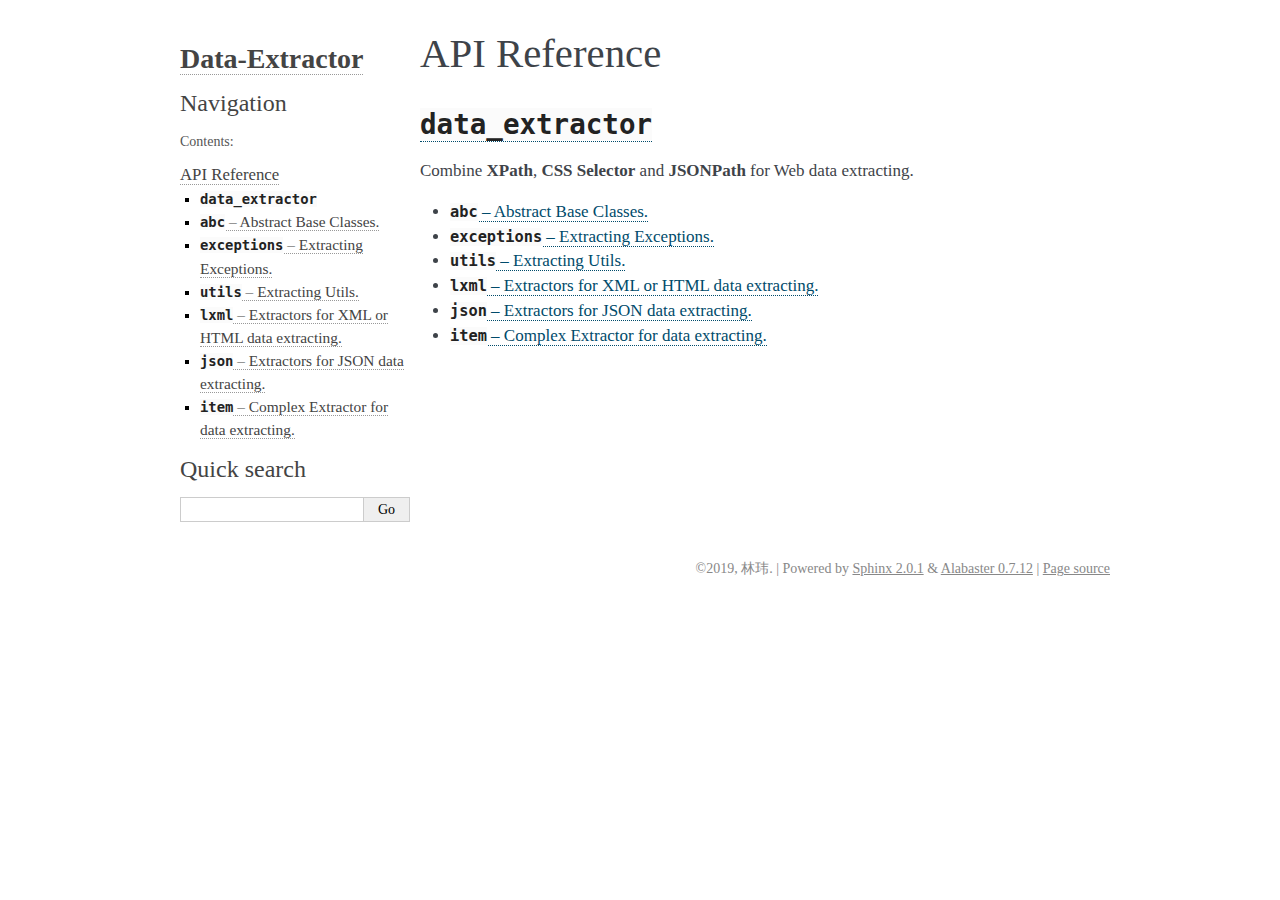
<file: api_reference.html>
<!DOCTYPE html>

<html xmlns="http://www.w3.org/1999/xhtml">
  <head>
    <meta charset="utf-8" />
    <title>API Reference &#8212; Data-Extractor  documentation</title>
    <link rel="stylesheet" href="_static/alabaster.css" type="text/css" />
    <link rel="stylesheet" href="_static/pygments.css" type="text/css" />
    <script type="text/javascript" id="documentation_options" data-url_root="./" src="_static/documentation_options.js"></script>
    <script type="text/javascript" src="_static/jquery.js"></script>
    <script type="text/javascript" src="_static/underscore.js"></script>
    <script type="text/javascript" src="_static/doctools.js"></script>
    <script type="text/javascript" src="_static/language_data.js"></script>
    <link rel="index" title="Index" href="genindex.html" />
    <link rel="search" title="Search" href="search.html" />
    <link rel="next" title="abc – Abstract Base Classes." href="api_abc.html" />
    <link rel="prev" title="Welcome to Data-Extractor’s documentation!" href="index.html" />
   
  <link rel="stylesheet" href="_static/custom.css" type="text/css" />
  
  
  <meta name="viewport" content="width=device-width, initial-scale=0.9, maximum-scale=0.9" />

  </head><body>
  

    <div class="document">
      <div class="documentwrapper">
        <div class="bodywrapper">
          

          <div class="body" role="main">
            
  <div class="section" id="module-data_extractor">
<span id="api-reference"></span><h1>API Reference<a class="headerlink" href="#module-data_extractor" title="Permalink to this headline">¶</a></h1>
<div class="section" id="data-extractor">
<h2><a class="reference internal" href="#module-data_extractor" title="data_extractor"><code class="xref py py-mod docutils literal notranslate"><span class="pre">data_extractor</span></code></a><a class="headerlink" href="#data-extractor" title="Permalink to this headline">¶</a></h2>
<p>Combine <strong>XPath</strong>, <strong>CSS Selector</strong> and <strong>JSONPath</strong> for Web data extracting.</p>
</div>
<div class="toctree-wrapper compound" id="id1">
<ul>
<li class="toctree-l1"><a class="reference internal" href="api_abc.html"><code class="xref py py-mod docutils literal notranslate"><span class="pre">abc</span></code> – Abstract Base Classes.</a></li>
<li class="toctree-l1"><a class="reference internal" href="api_exceptions.html"><code class="xref py py-mod docutils literal notranslate"><span class="pre">exceptions</span></code> – Extracting Exceptions.</a></li>
<li class="toctree-l1"><a class="reference internal" href="api_utils.html"><code class="xref py py-mod docutils literal notranslate"><span class="pre">utils</span></code> – Extracting Utils.</a></li>
<li class="toctree-l1"><a class="reference internal" href="api_lxml.html"><code class="xref py py-mod docutils literal notranslate"><span class="pre">lxml</span></code> – Extractors for XML or HTML data extracting.</a></li>
<li class="toctree-l1"><a class="reference internal" href="api_json.html"><code class="xref py py-mod docutils literal notranslate"><span class="pre">json</span></code> – Extractors for JSON data extracting.</a></li>
<li class="toctree-l1"><a class="reference internal" href="api_item.html"><code class="xref py py-mod docutils literal notranslate"><span class="pre">item</span></code> – Complex Extractor for data extracting.</a></li>
</ul>
</div>
</div>


          </div>
          
        </div>
      </div>
      <div class="sphinxsidebar" role="navigation" aria-label="main navigation">
        <div class="sphinxsidebarwrapper">
<h1 class="logo"><a href="index.html">Data-Extractor</a></h1>








<h3>Navigation</h3>
<p class="caption"><span class="caption-text">Contents:</span></p>
<ul class="current">
<li class="toctree-l1 current"><a class="current reference internal" href="#">API Reference</a><ul>
<li class="toctree-l2"><a class="reference internal" href="#data-extractor"><code class="xref py py-mod docutils literal notranslate"><span class="pre">data_extractor</span></code></a></li>
<li class="toctree-l2"><a class="reference internal" href="api_abc.html"><code class="xref py py-mod docutils literal notranslate"><span class="pre">abc</span></code> – Abstract Base Classes.</a></li>
<li class="toctree-l2"><a class="reference internal" href="api_exceptions.html"><code class="xref py py-mod docutils literal notranslate"><span class="pre">exceptions</span></code> – Extracting Exceptions.</a></li>
<li class="toctree-l2"><a class="reference internal" href="api_utils.html"><code class="xref py py-mod docutils literal notranslate"><span class="pre">utils</span></code> – Extracting Utils.</a></li>
<li class="toctree-l2"><a class="reference internal" href="api_lxml.html"><code class="xref py py-mod docutils literal notranslate"><span class="pre">lxml</span></code> – Extractors for XML or HTML data extracting.</a></li>
<li class="toctree-l2"><a class="reference internal" href="api_json.html"><code class="xref py py-mod docutils literal notranslate"><span class="pre">json</span></code> – Extractors for JSON data extracting.</a></li>
<li class="toctree-l2"><a class="reference internal" href="api_item.html"><code class="xref py py-mod docutils literal notranslate"><span class="pre">item</span></code> – Complex Extractor for data extracting.</a></li>
</ul>
</li>
</ul>

<div class="relations">
<h3>Related Topics</h3>
<ul>
  <li><a href="index.html">Documentation overview</a><ul>
      <li>Previous: <a href="index.html" title="previous chapter">Welcome to Data-Extractor’s documentation!</a></li>
      <li>Next: <a href="api_abc.html" title="next chapter"><code class="xref py py-mod docutils literal notranslate"><span class="pre">abc</span></code> – Abstract Base Classes.</a></li>
  </ul></li>
</ul>
</div>
<div id="searchbox" style="display: none" role="search">
  <h3>Quick search</h3>
    <div class="searchformwrapper">
    <form class="search" action="search.html" method="get">
      <input type="text" name="q" />
      <input type="submit" value="Go" />
    </form>
    </div>
</div>
<script type="text/javascript">$('#searchbox').show(0);</script>








        </div>
      </div>
      <div class="clearer"></div>
    </div>
    <div class="footer">
      &copy;2019, 林玮.
      
      |
      Powered by <a href="http://sphinx-doc.org/">Sphinx 2.0.1</a>
      &amp; <a href="https://github.com/bitprophet/alabaster">Alabaster 0.7.12</a>
      
      |
      <a href="_sources/api_reference.rst.txt"
          rel="nofollow">Page source</a>
    </div>

    

    
  </body>
</html>
</file>
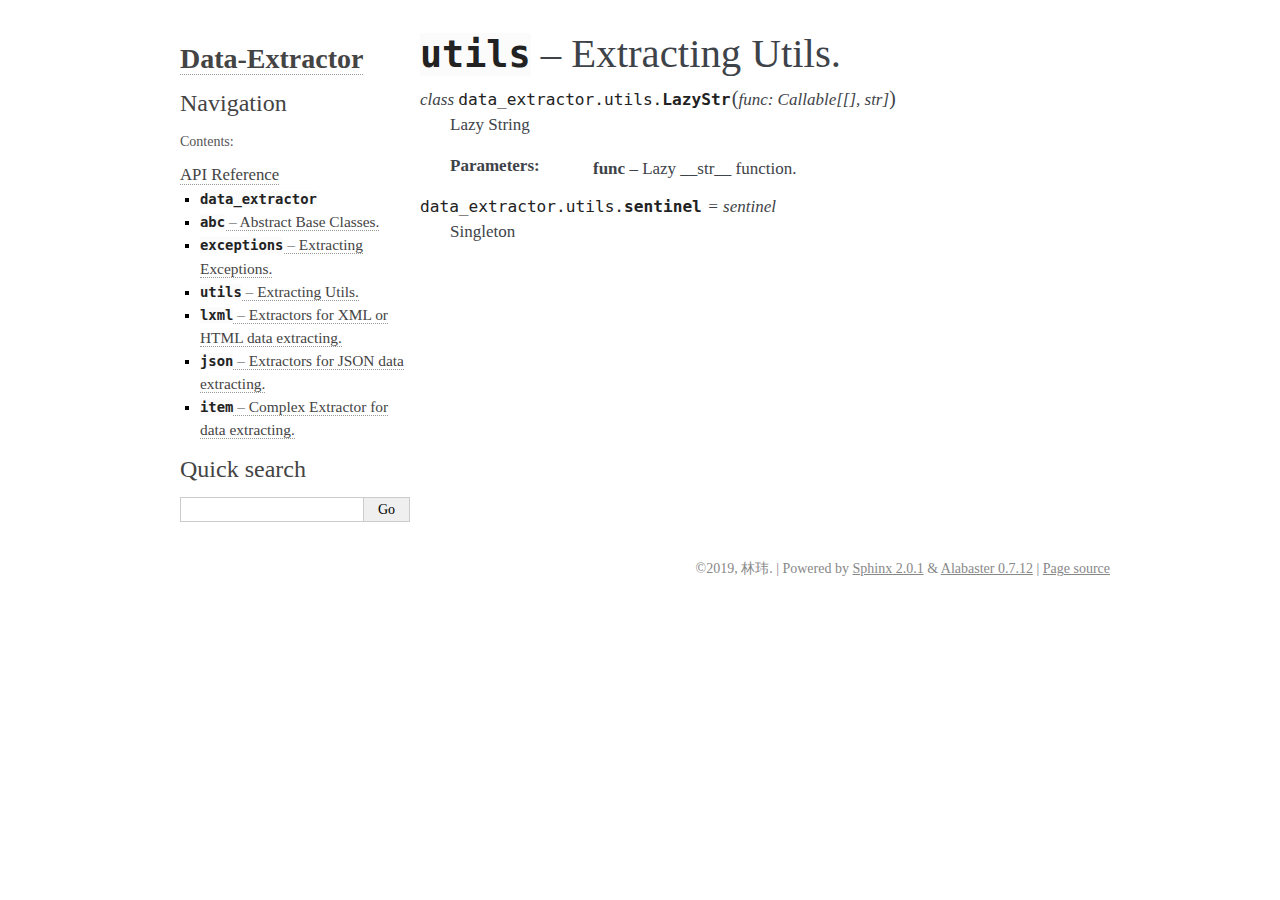
<file: api_utils.html>
<!DOCTYPE html>

<html xmlns="http://www.w3.org/1999/xhtml">
  <head>
    <meta charset="utf-8" />
    <title>utils – Extracting Utils. &#8212; Data-Extractor  documentation</title>
    <link rel="stylesheet" href="_static/alabaster.css" type="text/css" />
    <link rel="stylesheet" href="_static/pygments.css" type="text/css" />
    <script type="text/javascript" id="documentation_options" data-url_root="./" src="_static/documentation_options.js"></script>
    <script type="text/javascript" src="_static/jquery.js"></script>
    <script type="text/javascript" src="_static/underscore.js"></script>
    <script type="text/javascript" src="_static/doctools.js"></script>
    <script type="text/javascript" src="_static/language_data.js"></script>
    <link rel="index" title="Index" href="genindex.html" />
    <link rel="search" title="Search" href="search.html" />
    <link rel="next" title="lxml – Extractors for XML or HTML data extracting." href="api_lxml.html" />
    <link rel="prev" title="exceptions – Extracting Exceptions." href="api_exceptions.html" />
   
  <link rel="stylesheet" href="_static/custom.css" type="text/css" />
  
  
  <meta name="viewport" content="width=device-width, initial-scale=0.9, maximum-scale=0.9" />

  </head><body>
  

    <div class="document">
      <div class="documentwrapper">
        <div class="bodywrapper">
          

          <div class="body" role="main">
            
  <span class="target" id="module-data_extractor.utils"></span><div class="section" id="utils-extracting-utils">
<h1><code class="xref py py-mod docutils literal notranslate"><span class="pre">utils</span></code> – Extracting Utils.<a class="headerlink" href="#utils-extracting-utils" title="Permalink to this headline">¶</a></h1>
</div>
<dl class="class">
<dt id="data_extractor.utils.LazyStr">
<em class="property">class </em><code class="descclassname">data_extractor.utils.</code><code class="descname">LazyStr</code><span class="sig-paren">(</span><em>func: Callable[[], str]</em><span class="sig-paren">)</span><a class="headerlink" href="#data_extractor.utils.LazyStr" title="Permalink to this definition">¶</a></dt>
<dd><p>Lazy String</p>
<dl class="field-list simple">
<dt class="field-odd">Parameters</dt>
<dd class="field-odd"><p><strong>func</strong> – Lazy __str__ function.</p>
</dd>
</dl>
</dd></dl>

<dl class="data">
<dt id="data_extractor.utils.sentinel">
<code class="descclassname">data_extractor.utils.</code><code class="descname">sentinel</code><em class="property"> = sentinel</em><a class="headerlink" href="#data_extractor.utils.sentinel" title="Permalink to this definition">¶</a></dt>
<dd><p>Singleton</p>
</dd></dl>



          </div>
          
        </div>
      </div>
      <div class="sphinxsidebar" role="navigation" aria-label="main navigation">
        <div class="sphinxsidebarwrapper">
<h1 class="logo"><a href="index.html">Data-Extractor</a></h1>








<h3>Navigation</h3>
<p class="caption"><span class="caption-text">Contents:</span></p>
<ul class="current">
<li class="toctree-l1 current"><a class="reference internal" href="api_reference.html">API Reference</a><ul class="current">
<li class="toctree-l2"><a class="reference internal" href="api_reference.html#data-extractor"><code class="xref py py-mod docutils literal notranslate"><span class="pre">data_extractor</span></code></a></li>
<li class="toctree-l2"><a class="reference internal" href="api_abc.html"><code class="xref py py-mod docutils literal notranslate"><span class="pre">abc</span></code> – Abstract Base Classes.</a></li>
<li class="toctree-l2"><a class="reference internal" href="api_exceptions.html"><code class="xref py py-mod docutils literal notranslate"><span class="pre">exceptions</span></code> – Extracting Exceptions.</a></li>
<li class="toctree-l2 current"><a class="current reference internal" href="#"><code class="xref py py-mod docutils literal notranslate"><span class="pre">utils</span></code> – Extracting Utils.</a></li>
<li class="toctree-l2"><a class="reference internal" href="api_lxml.html"><code class="xref py py-mod docutils literal notranslate"><span class="pre">lxml</span></code> – Extractors for XML or HTML data extracting.</a></li>
<li class="toctree-l2"><a class="reference internal" href="api_json.html"><code class="xref py py-mod docutils literal notranslate"><span class="pre">json</span></code> – Extractors for JSON data extracting.</a></li>
<li class="toctree-l2"><a class="reference internal" href="api_item.html"><code class="xref py py-mod docutils literal notranslate"><span class="pre">item</span></code> – Complex Extractor for data extracting.</a></li>
</ul>
</li>
</ul>

<div class="relations">
<h3>Related Topics</h3>
<ul>
  <li><a href="index.html">Documentation overview</a><ul>
  <li><a href="api_reference.html">API Reference</a><ul>
      <li>Previous: <a href="api_exceptions.html" title="previous chapter"><code class="xref py py-mod docutils literal notranslate"><span class="pre">exceptions</span></code> – Extracting Exceptions.</a></li>
      <li>Next: <a href="api_lxml.html" title="next chapter"><code class="xref py py-mod docutils literal notranslate"><span class="pre">lxml</span></code> – Extractors for XML or HTML data extracting.</a></li>
  </ul></li>
  </ul></li>
</ul>
</div>
<div id="searchbox" style="display: none" role="search">
  <h3>Quick search</h3>
    <div class="searchformwrapper">
    <form class="search" action="search.html" method="get">
      <input type="text" name="q" />
      <input type="submit" value="Go" />
    </form>
    </div>
</div>
<script type="text/javascript">$('#searchbox').show(0);</script>








        </div>
      </div>
      <div class="clearer"></div>
    </div>
    <div class="footer">
      &copy;2019, 林玮.
      
      |
      Powered by <a href="http://sphinx-doc.org/">Sphinx 2.0.1</a>
      &amp; <a href="https://github.com/bitprophet/alabaster">Alabaster 0.7.12</a>
      
      |
      <a href="_sources/api_utils.rst.txt"
          rel="nofollow">Page source</a>
    </div>

    

    
  </body>
</html>
</file>
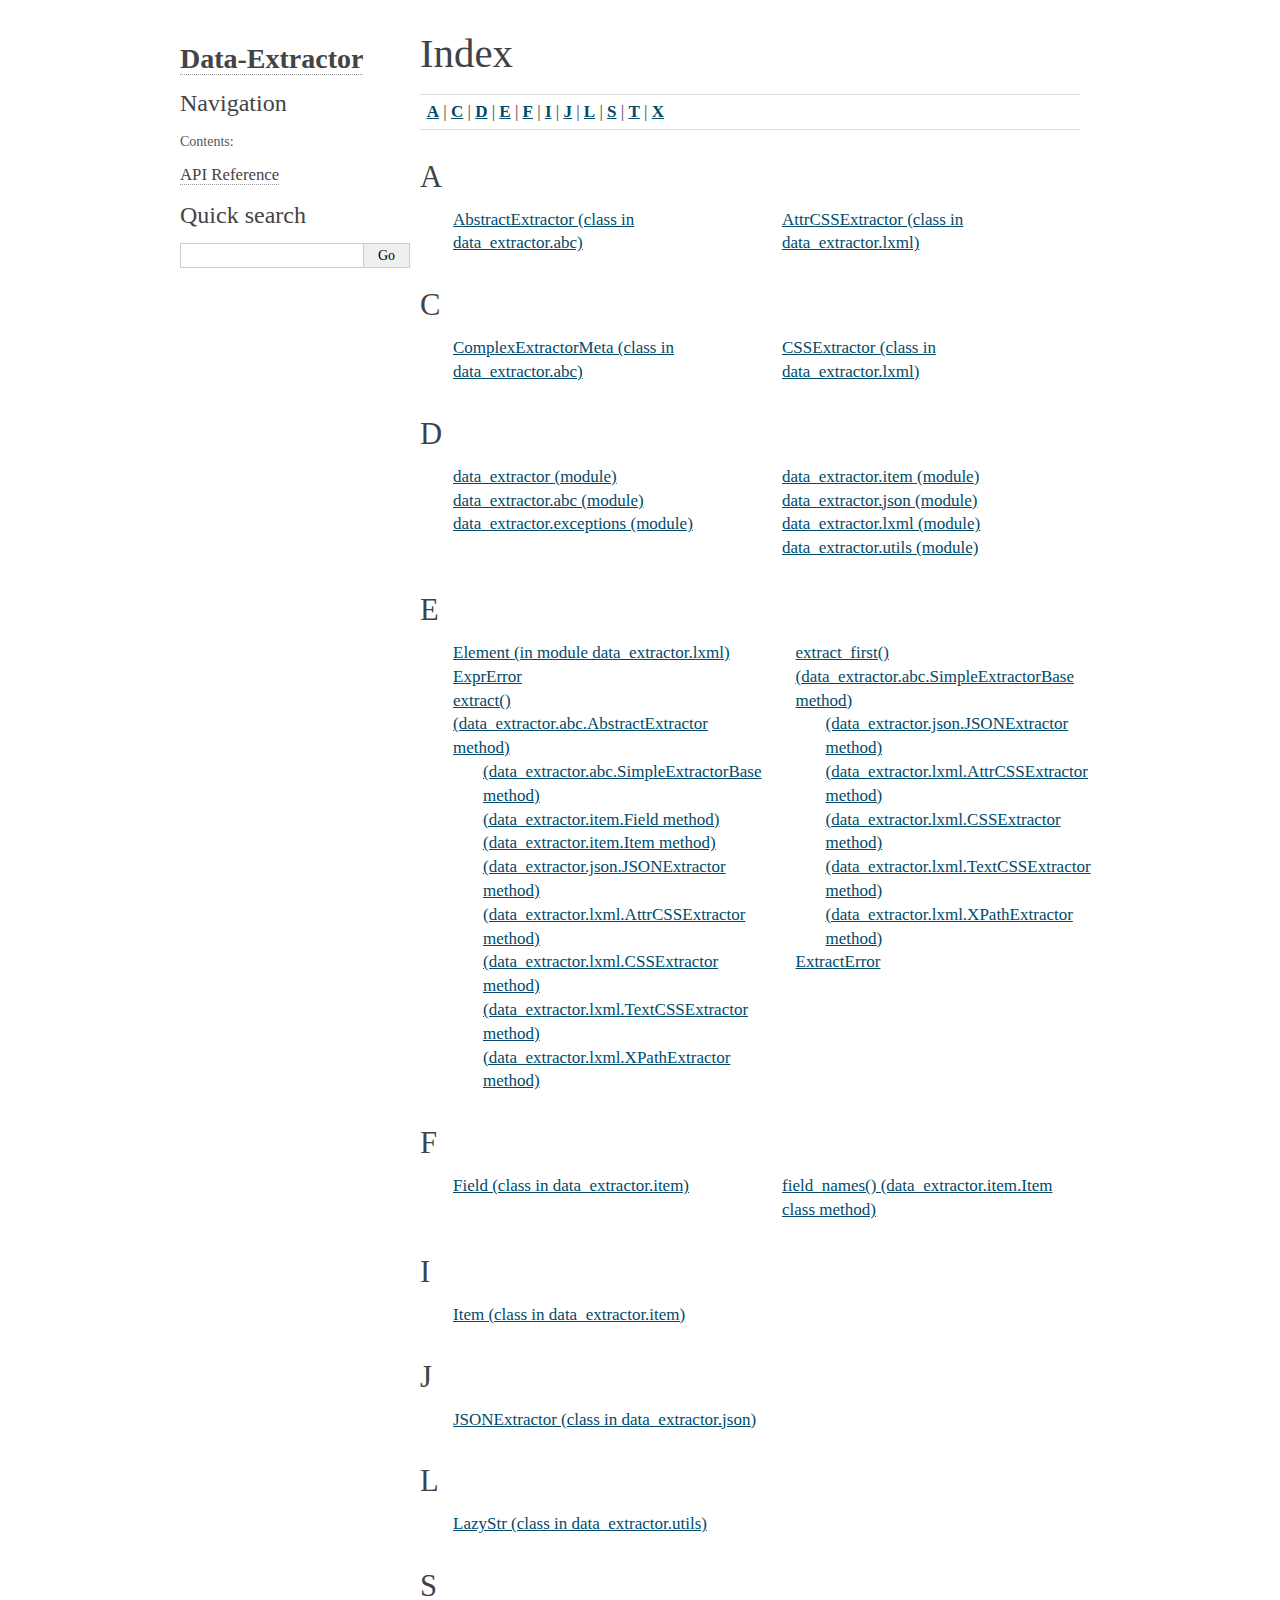
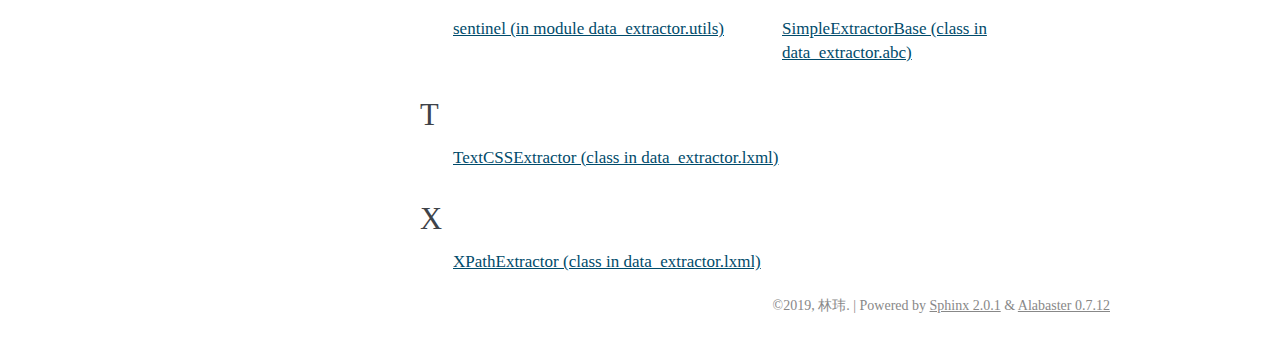
<file: genindex.html>
<!DOCTYPE html>

<html xmlns="http://www.w3.org/1999/xhtml">
  <head>
    <meta charset="utf-8" />
    <title>Index &#8212; Data-Extractor  documentation</title>
    <link rel="stylesheet" href="_static/alabaster.css" type="text/css" />
    <link rel="stylesheet" href="_static/pygments.css" type="text/css" />
    <script type="text/javascript" id="documentation_options" data-url_root="./" src="_static/documentation_options.js"></script>
    <script type="text/javascript" src="_static/jquery.js"></script>
    <script type="text/javascript" src="_static/underscore.js"></script>
    <script type="text/javascript" src="_static/doctools.js"></script>
    <script type="text/javascript" src="_static/language_data.js"></script>
    <link rel="index" title="Index" href="#" />
    <link rel="search" title="Search" href="search.html" />
   
  <link rel="stylesheet" href="_static/custom.css" type="text/css" />
  
  
  <meta name="viewport" content="width=device-width, initial-scale=0.9, maximum-scale=0.9" />

  </head><body>
  

    <div class="document">
      <div class="documentwrapper">
        <div class="bodywrapper">
          

          <div class="body" role="main">
            

<h1 id="index">Index</h1>

<div class="genindex-jumpbox">
 <a href="#A"><strong>A</strong></a>
 | <a href="#C"><strong>C</strong></a>
 | <a href="#D"><strong>D</strong></a>
 | <a href="#E"><strong>E</strong></a>
 | <a href="#F"><strong>F</strong></a>
 | <a href="#I"><strong>I</strong></a>
 | <a href="#J"><strong>J</strong></a>
 | <a href="#L"><strong>L</strong></a>
 | <a href="#S"><strong>S</strong></a>
 | <a href="#T"><strong>T</strong></a>
 | <a href="#X"><strong>X</strong></a>
 
</div>
<h2 id="A">A</h2>
<table style="width: 100%" class="indextable genindextable"><tr>
  <td style="width: 33%; vertical-align: top;"><ul>
      <li><a href="api_abc.html#data_extractor.abc.AbstractExtractor">AbstractExtractor (class in data_extractor.abc)</a>
</li>
  </ul></td>
  <td style="width: 33%; vertical-align: top;"><ul>
      <li><a href="api_lxml.html#data_extractor.lxml.AttrCSSExtractor">AttrCSSExtractor (class in data_extractor.lxml)</a>
</li>
  </ul></td>
</tr></table>

<h2 id="C">C</h2>
<table style="width: 100%" class="indextable genindextable"><tr>
  <td style="width: 33%; vertical-align: top;"><ul>
      <li><a href="api_abc.html#data_extractor.abc.ComplexExtractorMeta">ComplexExtractorMeta (class in data_extractor.abc)</a>
</li>
  </ul></td>
  <td style="width: 33%; vertical-align: top;"><ul>
      <li><a href="api_lxml.html#data_extractor.lxml.CSSExtractor">CSSExtractor (class in data_extractor.lxml)</a>
</li>
  </ul></td>
</tr></table>

<h2 id="D">D</h2>
<table style="width: 100%" class="indextable genindextable"><tr>
  <td style="width: 33%; vertical-align: top;"><ul>
      <li><a href="api_reference.html#module-data_extractor">data_extractor (module)</a>
</li>
      <li><a href="api_abc.html#module-data_extractor.abc">data_extractor.abc (module)</a>
</li>
      <li><a href="api_exceptions.html#module-data_extractor.exceptions">data_extractor.exceptions (module)</a>
</li>
  </ul></td>
  <td style="width: 33%; vertical-align: top;"><ul>
      <li><a href="api_item.html#module-data_extractor.item">data_extractor.item (module)</a>
</li>
      <li><a href="api_json.html#module-data_extractor.json">data_extractor.json (module)</a>
</li>
      <li><a href="api_lxml.html#module-data_extractor.lxml">data_extractor.lxml (module)</a>
</li>
      <li><a href="api_utils.html#module-data_extractor.utils">data_extractor.utils (module)</a>
</li>
  </ul></td>
</tr></table>

<h2 id="E">E</h2>
<table style="width: 100%" class="indextable genindextable"><tr>
  <td style="width: 33%; vertical-align: top;"><ul>
      <li><a href="api_lxml.html#data_extractor.lxml.Element">Element (in module data_extractor.lxml)</a>
</li>
      <li><a href="api_exceptions.html#data_extractor.exceptions.ExprError">ExprError</a>
</li>
      <li><a href="api_abc.html#data_extractor.abc.AbstractExtractor.extract">extract() (data_extractor.abc.AbstractExtractor method)</a>

      <ul>
        <li><a href="api_abc.html#data_extractor.abc.SimpleExtractorBase.extract">(data_extractor.abc.SimpleExtractorBase method)</a>
</li>
        <li><a href="api_item.html#data_extractor.item.Field.extract">(data_extractor.item.Field method)</a>
</li>
        <li><a href="api_item.html#data_extractor.item.Item.extract">(data_extractor.item.Item method)</a>
</li>
        <li><a href="api_json.html#data_extractor.json.JSONExtractor.extract">(data_extractor.json.JSONExtractor method)</a>
</li>
        <li><a href="api_lxml.html#data_extractor.lxml.AttrCSSExtractor.extract">(data_extractor.lxml.AttrCSSExtractor method)</a>
</li>
        <li><a href="api_lxml.html#data_extractor.lxml.CSSExtractor.extract">(data_extractor.lxml.CSSExtractor method)</a>
</li>
        <li><a href="api_lxml.html#data_extractor.lxml.TextCSSExtractor.extract">(data_extractor.lxml.TextCSSExtractor method)</a>
</li>
        <li><a href="api_lxml.html#data_extractor.lxml.XPathExtractor.extract">(data_extractor.lxml.XPathExtractor method)</a>
</li>
      </ul></li>
  </ul></td>
  <td style="width: 33%; vertical-align: top;"><ul>
      <li><a href="api_abc.html#data_extractor.abc.SimpleExtractorBase.extract_first">extract_first() (data_extractor.abc.SimpleExtractorBase method)</a>

      <ul>
        <li><a href="api_json.html#data_extractor.json.JSONExtractor.extract_first">(data_extractor.json.JSONExtractor method)</a>
</li>
        <li><a href="api_lxml.html#data_extractor.lxml.AttrCSSExtractor.extract_first">(data_extractor.lxml.AttrCSSExtractor method)</a>
</li>
        <li><a href="api_lxml.html#data_extractor.lxml.CSSExtractor.extract_first">(data_extractor.lxml.CSSExtractor method)</a>
</li>
        <li><a href="api_lxml.html#data_extractor.lxml.TextCSSExtractor.extract_first">(data_extractor.lxml.TextCSSExtractor method)</a>
</li>
        <li><a href="api_lxml.html#data_extractor.lxml.XPathExtractor.extract_first">(data_extractor.lxml.XPathExtractor method)</a>
</li>
      </ul></li>
      <li><a href="api_exceptions.html#data_extractor.exceptions.ExtractError">ExtractError</a>
</li>
  </ul></td>
</tr></table>

<h2 id="F">F</h2>
<table style="width: 100%" class="indextable genindextable"><tr>
  <td style="width: 33%; vertical-align: top;"><ul>
      <li><a href="api_item.html#data_extractor.item.Field">Field (class in data_extractor.item)</a>
</li>
  </ul></td>
  <td style="width: 33%; vertical-align: top;"><ul>
      <li><a href="api_item.html#data_extractor.item.Item.field_names">field_names() (data_extractor.item.Item class method)</a>
</li>
  </ul></td>
</tr></table>

<h2 id="I">I</h2>
<table style="width: 100%" class="indextable genindextable"><tr>
  <td style="width: 33%; vertical-align: top;"><ul>
      <li><a href="api_item.html#data_extractor.item.Item">Item (class in data_extractor.item)</a>
</li>
  </ul></td>
</tr></table>

<h2 id="J">J</h2>
<table style="width: 100%" class="indextable genindextable"><tr>
  <td style="width: 33%; vertical-align: top;"><ul>
      <li><a href="api_json.html#data_extractor.json.JSONExtractor">JSONExtractor (class in data_extractor.json)</a>
</li>
  </ul></td>
</tr></table>

<h2 id="L">L</h2>
<table style="width: 100%" class="indextable genindextable"><tr>
  <td style="width: 33%; vertical-align: top;"><ul>
      <li><a href="api_utils.html#data_extractor.utils.LazyStr">LazyStr (class in data_extractor.utils)</a>
</li>
  </ul></td>
</tr></table>

<h2 id="S">S</h2>
<table style="width: 100%" class="indextable genindextable"><tr>
  <td style="width: 33%; vertical-align: top;"><ul>
      <li><a href="api_utils.html#data_extractor.utils.sentinel">sentinel (in module data_extractor.utils)</a>
</li>
  </ul></td>
  <td style="width: 33%; vertical-align: top;"><ul>
      <li><a href="api_abc.html#data_extractor.abc.SimpleExtractorBase">SimpleExtractorBase (class in data_extractor.abc)</a>
</li>
  </ul></td>
</tr></table>

<h2 id="T">T</h2>
<table style="width: 100%" class="indextable genindextable"><tr>
  <td style="width: 33%; vertical-align: top;"><ul>
      <li><a href="api_lxml.html#data_extractor.lxml.TextCSSExtractor">TextCSSExtractor (class in data_extractor.lxml)</a>
</li>
  </ul></td>
</tr></table>

<h2 id="X">X</h2>
<table style="width: 100%" class="indextable genindextable"><tr>
  <td style="width: 33%; vertical-align: top;"><ul>
      <li><a href="api_lxml.html#data_extractor.lxml.XPathExtractor">XPathExtractor (class in data_extractor.lxml)</a>
</li>
  </ul></td>
</tr></table>



          </div>
          
        </div>
      </div>
      <div class="sphinxsidebar" role="navigation" aria-label="main navigation">
        <div class="sphinxsidebarwrapper">
<h1 class="logo"><a href="index.html">Data-Extractor</a></h1>








<h3>Navigation</h3>
<p class="caption"><span class="caption-text">Contents:</span></p>
<ul>
<li class="toctree-l1"><a class="reference internal" href="api_reference.html">API Reference</a></li>
</ul>

<div class="relations">
<h3>Related Topics</h3>
<ul>
  <li><a href="index.html">Documentation overview</a><ul>
  </ul></li>
</ul>
</div>
<div id="searchbox" style="display: none" role="search">
  <h3>Quick search</h3>
    <div class="searchformwrapper">
    <form class="search" action="search.html" method="get">
      <input type="text" name="q" />
      <input type="submit" value="Go" />
    </form>
    </div>
</div>
<script type="text/javascript">$('#searchbox').show(0);</script>








        </div>
      </div>
      <div class="clearer"></div>
    </div>
    <div class="footer">
      &copy;2019, 林玮.
      
      |
      Powered by <a href="http://sphinx-doc.org/">Sphinx 2.0.1</a>
      &amp; <a href="https://github.com/bitprophet/alabaster">Alabaster 0.7.12</a>
      
    </div>

    

    
  </body>
</html>
</file>
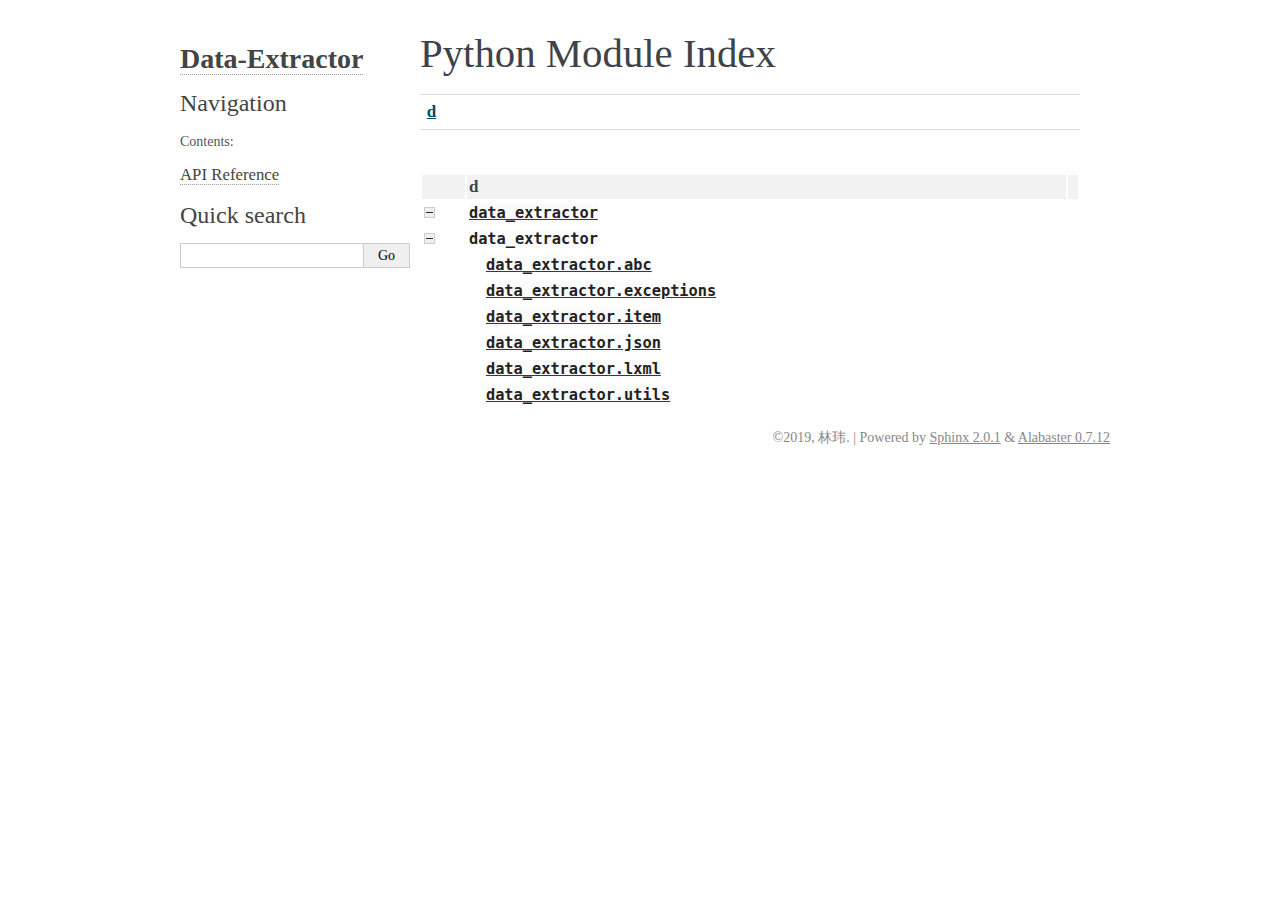
<file: py-modindex.html>
<!DOCTYPE html>

<html xmlns="http://www.w3.org/1999/xhtml">
  <head>
    <meta charset="utf-8" />
    <title>Python Module Index &#8212; Data-Extractor  documentation</title>
    <link rel="stylesheet" href="_static/alabaster.css" type="text/css" />
    <link rel="stylesheet" href="_static/pygments.css" type="text/css" />
    <script type="text/javascript" id="documentation_options" data-url_root="./" src="_static/documentation_options.js"></script>
    <script type="text/javascript" src="_static/jquery.js"></script>
    <script type="text/javascript" src="_static/underscore.js"></script>
    <script type="text/javascript" src="_static/doctools.js"></script>
    <script type="text/javascript" src="_static/language_data.js"></script>
    <link rel="index" title="Index" href="genindex.html" />
    <link rel="search" title="Search" href="search.html" />

   
  <link rel="stylesheet" href="_static/custom.css" type="text/css" />
  
  
  <meta name="viewport" content="width=device-width, initial-scale=0.9, maximum-scale=0.9" />



  </head><body>
  

    <div class="document">
      <div class="documentwrapper">
        <div class="bodywrapper">
          

          <div class="body" role="main">
            

   <h1>Python Module Index</h1>

   <div class="modindex-jumpbox">
   <a href="#cap-d"><strong>d</strong></a>
   </div>

   <table class="indextable modindextable">
     <tr class="pcap"><td></td><td>&#160;</td><td></td></tr>
     <tr class="cap" id="cap-d"><td></td><td>
       <strong>d</strong></td><td></td></tr>
     <tr>
       <td><img src="_static/minus.png" class="toggler"
              id="toggle-1" style="display: none" alt="-" /></td>
       <td>
       <a href="api_reference.html#module-data_extractor"><code class="xref">data_extractor</code></a></td><td>
       <em></em></td></tr>
     <tr>
       <td><img src="_static/minus.png" class="toggler"
              id="toggle-2" style="display: none" alt="-" /></td>
       <td>
       <code class="xref">data_extractor</code></td><td>
       <em></em></td></tr>
     <tr class="cg-2">
       <td></td>
       <td>&#160;&#160;&#160;
       <a href="api_abc.html#module-data_extractor.abc"><code class="xref">data_extractor.abc</code></a></td><td>
       <em></em></td></tr>
     <tr class="cg-2">
       <td></td>
       <td>&#160;&#160;&#160;
       <a href="api_exceptions.html#module-data_extractor.exceptions"><code class="xref">data_extractor.exceptions</code></a></td><td>
       <em></em></td></tr>
     <tr class="cg-2">
       <td></td>
       <td>&#160;&#160;&#160;
       <a href="api_item.html#module-data_extractor.item"><code class="xref">data_extractor.item</code></a></td><td>
       <em></em></td></tr>
     <tr class="cg-2">
       <td></td>
       <td>&#160;&#160;&#160;
       <a href="api_json.html#module-data_extractor.json"><code class="xref">data_extractor.json</code></a></td><td>
       <em></em></td></tr>
     <tr class="cg-2">
       <td></td>
       <td>&#160;&#160;&#160;
       <a href="api_lxml.html#module-data_extractor.lxml"><code class="xref">data_extractor.lxml</code></a></td><td>
       <em></em></td></tr>
     <tr class="cg-2">
       <td></td>
       <td>&#160;&#160;&#160;
       <a href="api_utils.html#module-data_extractor.utils"><code class="xref">data_extractor.utils</code></a></td><td>
       <em></em></td></tr>
   </table>


          </div>
          
        </div>
      </div>
      <div class="sphinxsidebar" role="navigation" aria-label="main navigation">
        <div class="sphinxsidebarwrapper">
<h1 class="logo"><a href="index.html">Data-Extractor</a></h1>








<h3>Navigation</h3>
<p class="caption"><span class="caption-text">Contents:</span></p>
<ul>
<li class="toctree-l1"><a class="reference internal" href="api_reference.html">API Reference</a></li>
</ul>

<div class="relations">
<h3>Related Topics</h3>
<ul>
  <li><a href="index.html">Documentation overview</a><ul>
  </ul></li>
</ul>
</div>
<div id="searchbox" style="display: none" role="search">
  <h3>Quick search</h3>
    <div class="searchformwrapper">
    <form class="search" action="search.html" method="get">
      <input type="text" name="q" />
      <input type="submit" value="Go" />
    </form>
    </div>
</div>
<script type="text/javascript">$('#searchbox').show(0);</script>








        </div>
      </div>
      <div class="clearer"></div>
    </div>
    <div class="footer">
      &copy;2019, 林玮.
      
      |
      Powered by <a href="http://sphinx-doc.org/">Sphinx 2.0.1</a>
      &amp; <a href="https://github.com/bitprophet/alabaster">Alabaster 0.7.12</a>
      
    </div>

    

    
  </body>
</html>
</file>
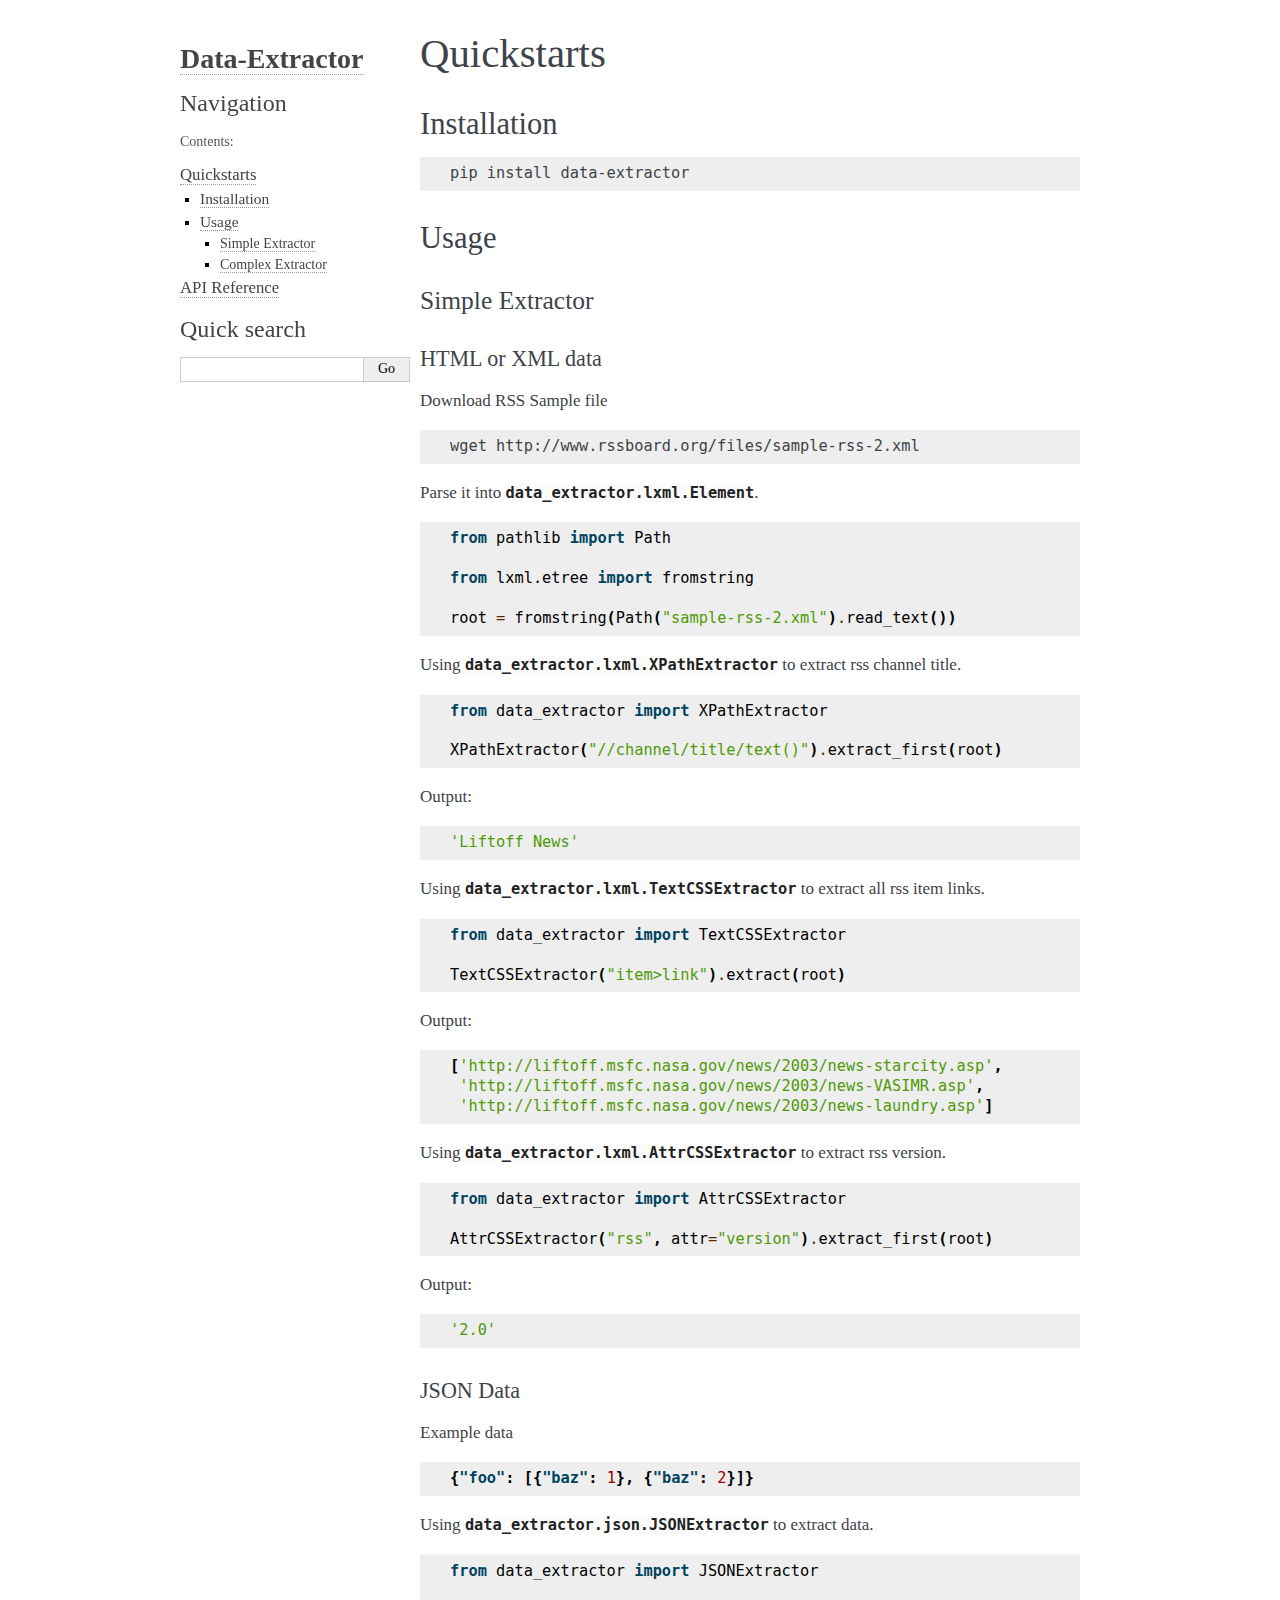
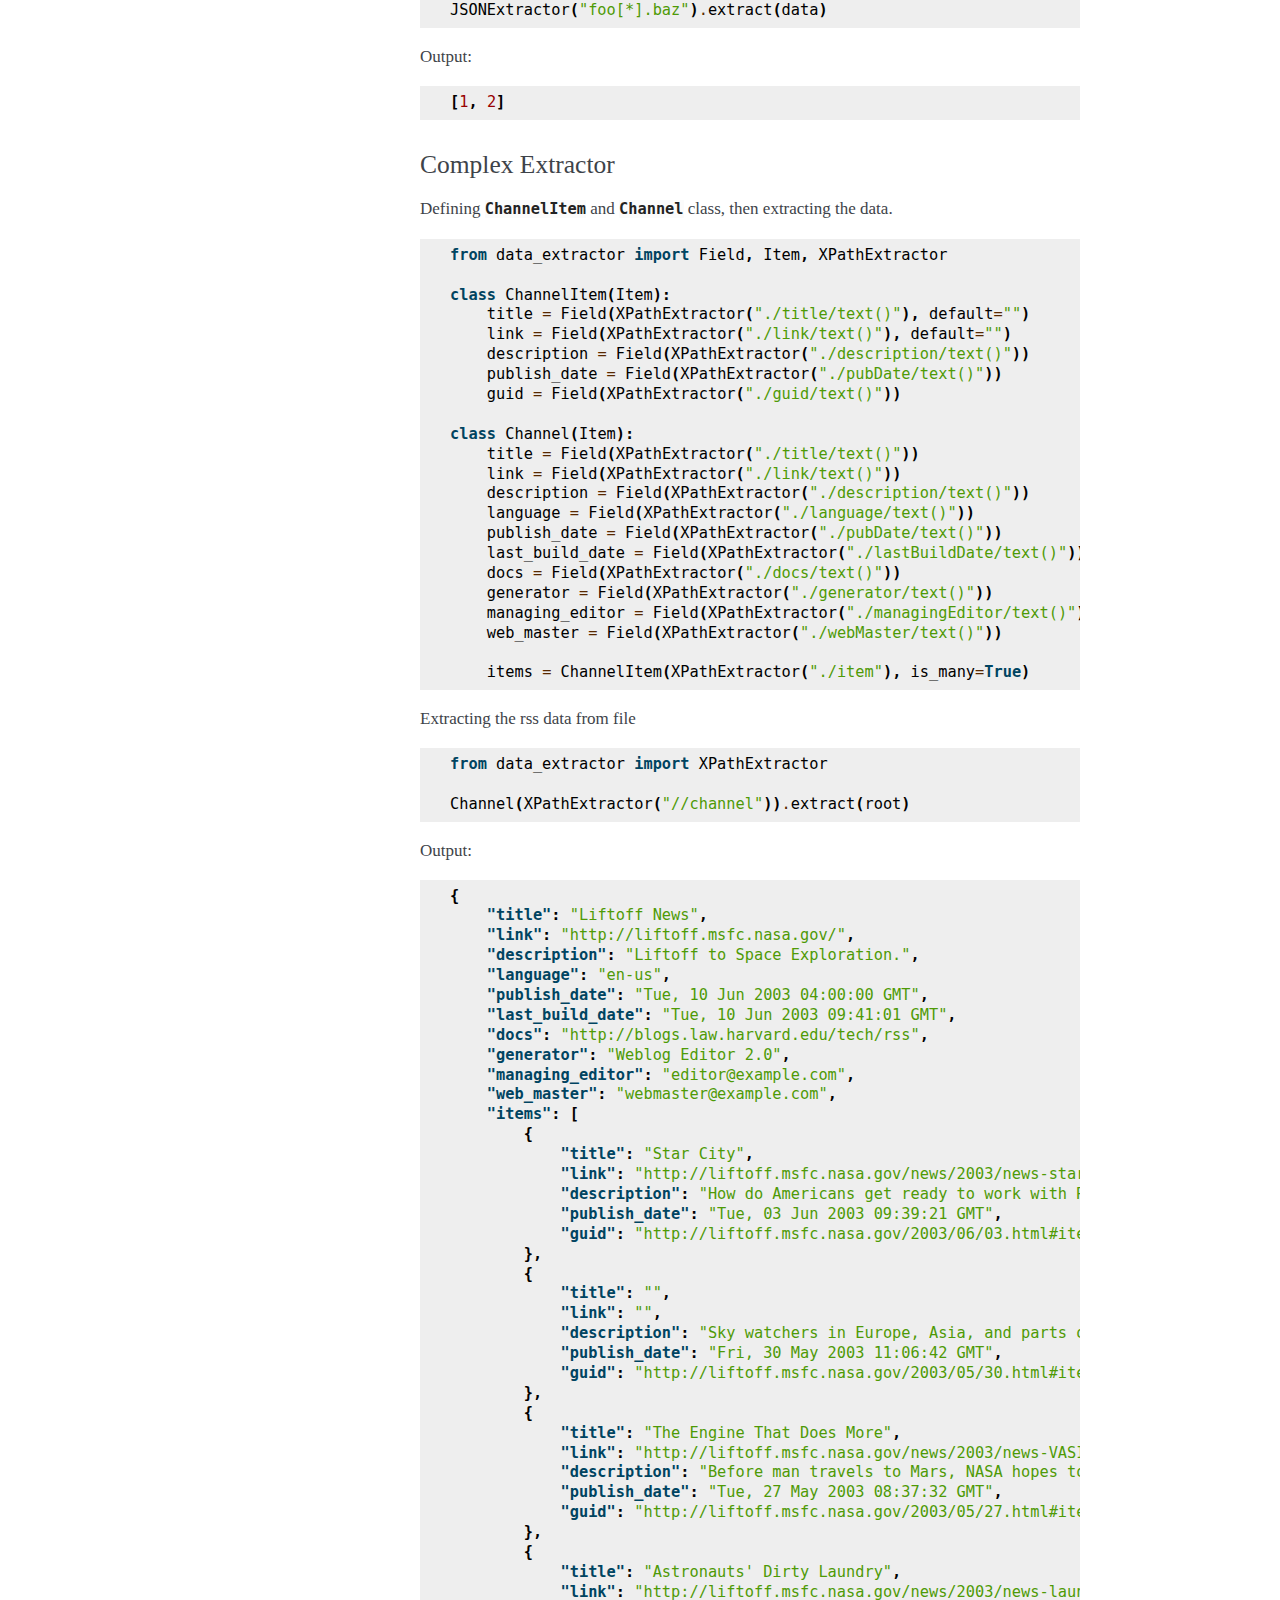
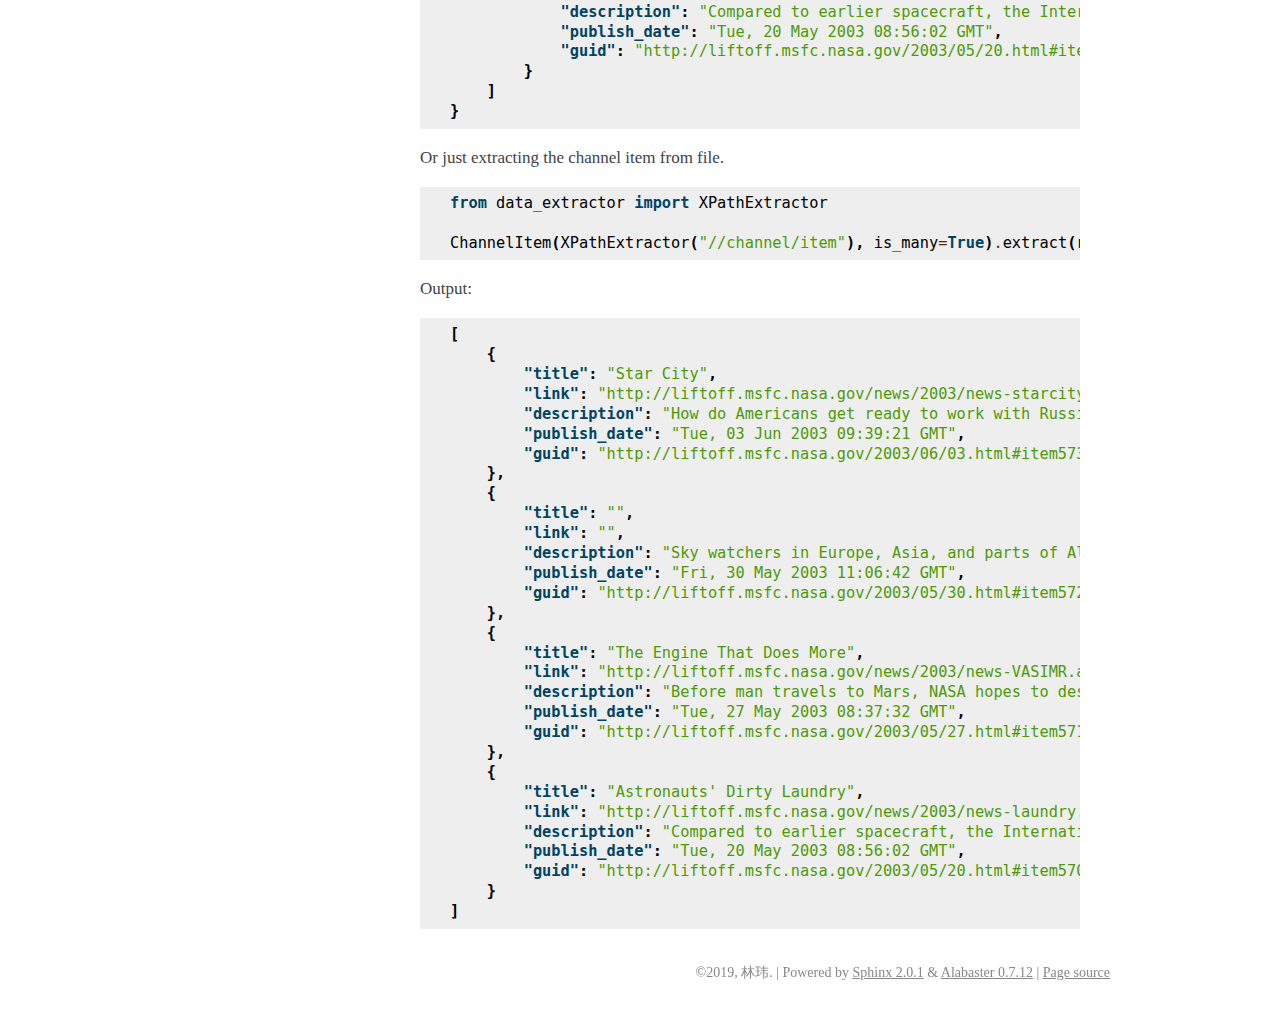
<file: quickstarts.html>
<!DOCTYPE html>

<html xmlns="http://www.w3.org/1999/xhtml">
  <head>
    <meta charset="utf-8" />
    <title>Quickstarts &#8212; Data-Extractor  documentation</title>
    <link rel="stylesheet" href="_static/alabaster.css" type="text/css" />
    <link rel="stylesheet" href="_static/pygments.css" type="text/css" />
    <script type="text/javascript" id="documentation_options" data-url_root="./" src="_static/documentation_options.js"></script>
    <script type="text/javascript" src="_static/jquery.js"></script>
    <script type="text/javascript" src="_static/underscore.js"></script>
    <script type="text/javascript" src="_static/doctools.js"></script>
    <script type="text/javascript" src="_static/language_data.js"></script>
    <link rel="index" title="Index" href="genindex.html" />
    <link rel="search" title="Search" href="search.html" />
    <link rel="next" title="API Reference" href="api_reference.html" />
    <link rel="prev" title="Welcome to Data-Extractor’s documentation!" href="index.html" />
   
  <link rel="stylesheet" href="_static/custom.css" type="text/css" />
  
  
  <meta name="viewport" content="width=device-width, initial-scale=0.9, maximum-scale=0.9" />

  </head><body>
  

    <div class="document">
      <div class="documentwrapper">
        <div class="bodywrapper">
          

          <div class="body" role="main">
            
  <div class="section" id="quickstarts">
<h1>Quickstarts<a class="headerlink" href="#quickstarts" title="Permalink to this headline">¶</a></h1>
<div class="section" id="installation">
<h2>Installation<a class="headerlink" href="#installation" title="Permalink to this headline">¶</a></h2>
<div class="highlight-shell notranslate"><div class="highlight"><pre><span></span>pip install data-extractor
</pre></div>
</div>
</div>
<div class="section" id="usage">
<h2>Usage<a class="headerlink" href="#usage" title="Permalink to this headline">¶</a></h2>
<div class="section" id="simple-extractor">
<h3>Simple Extractor<a class="headerlink" href="#simple-extractor" title="Permalink to this headline">¶</a></h3>
<div class="section" id="html-or-xml-data">
<h4>HTML or XML data<a class="headerlink" href="#html-or-xml-data" title="Permalink to this headline">¶</a></h4>
<p>Download RSS Sample file</p>
<div class="highlight-shell notranslate"><div class="highlight"><pre><span></span>wget http://www.rssboard.org/files/sample-rss-2.xml
</pre></div>
</div>
<p>Parse it into <a class="reference internal" href="api_lxml.html#data_extractor.lxml.Element" title="data_extractor.lxml.Element"><code class="xref py py-class docutils literal notranslate"><span class="pre">data_extractor.lxml.Element</span></code></a>.</p>
<div class="highlight-python3 notranslate"><div class="highlight"><pre><span></span><span class="kn">from</span> <span class="nn">pathlib</span> <span class="k">import</span> <span class="n">Path</span>

<span class="kn">from</span> <span class="nn">lxml.etree</span> <span class="k">import</span> <span class="n">fromstring</span>

<span class="n">root</span> <span class="o">=</span> <span class="n">fromstring</span><span class="p">(</span><span class="n">Path</span><span class="p">(</span><span class="s2">&quot;sample-rss-2.xml&quot;</span><span class="p">)</span><span class="o">.</span><span class="n">read_text</span><span class="p">())</span>
</pre></div>
</div>
<p>Using <a class="reference internal" href="api_lxml.html#data_extractor.lxml.XPathExtractor" title="data_extractor.lxml.XPathExtractor"><code class="xref py py-class docutils literal notranslate"><span class="pre">data_extractor.lxml.XPathExtractor</span></code></a> to extract rss channel title.</p>
<div class="highlight-python3 notranslate"><div class="highlight"><pre><span></span><span class="kn">from</span> <span class="nn">data_extractor</span> <span class="k">import</span> <span class="n">XPathExtractor</span>

<span class="n">XPathExtractor</span><span class="p">(</span><span class="s2">&quot;//channel/title/text()&quot;</span><span class="p">)</span><span class="o">.</span><span class="n">extract_first</span><span class="p">(</span><span class="n">root</span><span class="p">)</span>
</pre></div>
</div>
<p>Output:</p>
<div class="highlight-python3 notranslate"><div class="highlight"><pre><span></span><span class="s1">&#39;Liftoff News&#39;</span>
</pre></div>
</div>
<p>Using <a class="reference internal" href="api_lxml.html#data_extractor.lxml.TextCSSExtractor" title="data_extractor.lxml.TextCSSExtractor"><code class="xref py py-class docutils literal notranslate"><span class="pre">data_extractor.lxml.TextCSSExtractor</span></code></a>
to extract all rss item links.</p>
<div class="highlight-python3 notranslate"><div class="highlight"><pre><span></span><span class="kn">from</span> <span class="nn">data_extractor</span> <span class="k">import</span> <span class="n">TextCSSExtractor</span>

<span class="n">TextCSSExtractor</span><span class="p">(</span><span class="s2">&quot;item&gt;link&quot;</span><span class="p">)</span><span class="o">.</span><span class="n">extract</span><span class="p">(</span><span class="n">root</span><span class="p">)</span>
</pre></div>
</div>
<p>Output:</p>
<div class="highlight-python3 notranslate"><div class="highlight"><pre><span></span><span class="p">[</span><span class="s1">&#39;http://liftoff.msfc.nasa.gov/news/2003/news-starcity.asp&#39;</span><span class="p">,</span>
 <span class="s1">&#39;http://liftoff.msfc.nasa.gov/news/2003/news-VASIMR.asp&#39;</span><span class="p">,</span>
 <span class="s1">&#39;http://liftoff.msfc.nasa.gov/news/2003/news-laundry.asp&#39;</span><span class="p">]</span>
</pre></div>
</div>
<p>Using <a class="reference internal" href="api_lxml.html#data_extractor.lxml.AttrCSSExtractor" title="data_extractor.lxml.AttrCSSExtractor"><code class="xref py py-class docutils literal notranslate"><span class="pre">data_extractor.lxml.AttrCSSExtractor</span></code></a> to extract rss version.</p>
<div class="highlight-python3 notranslate"><div class="highlight"><pre><span></span><span class="kn">from</span> <span class="nn">data_extractor</span> <span class="k">import</span> <span class="n">AttrCSSExtractor</span>

<span class="n">AttrCSSExtractor</span><span class="p">(</span><span class="s2">&quot;rss&quot;</span><span class="p">,</span> <span class="n">attr</span><span class="o">=</span><span class="s2">&quot;version&quot;</span><span class="p">)</span><span class="o">.</span><span class="n">extract_first</span><span class="p">(</span><span class="n">root</span><span class="p">)</span>
</pre></div>
</div>
<p>Output:</p>
<div class="highlight-python3 notranslate"><div class="highlight"><pre><span></span><span class="s1">&#39;2.0&#39;</span>
</pre></div>
</div>
</div>
<div class="section" id="json-data">
<h4>JSON Data<a class="headerlink" href="#json-data" title="Permalink to this headline">¶</a></h4>
<p>Example data</p>
<div class="highlight-json notranslate"><div class="highlight"><pre><span></span><span class="p">{</span><span class="nt">&quot;foo&quot;</span><span class="p">:</span> <span class="p">[{</span><span class="nt">&quot;baz&quot;</span><span class="p">:</span> <span class="mi">1</span><span class="p">},</span> <span class="p">{</span><span class="nt">&quot;baz&quot;</span><span class="p">:</span> <span class="mi">2</span><span class="p">}]}</span>
</pre></div>
</div>
<p>Using <a class="reference internal" href="api_json.html#data_extractor.json.JSONExtractor" title="data_extractor.json.JSONExtractor"><code class="xref py py-class docutils literal notranslate"><span class="pre">data_extractor.json.JSONExtractor</span></code></a> to extract data.</p>
<div class="highlight-python3 notranslate"><div class="highlight"><pre><span></span><span class="kn">from</span> <span class="nn">data_extractor</span> <span class="k">import</span> <span class="n">JSONExtractor</span>

<span class="n">JSONExtractor</span><span class="p">(</span><span class="s2">&quot;foo[*].baz&quot;</span><span class="p">)</span><span class="o">.</span><span class="n">extract</span><span class="p">(</span><span class="n">data</span><span class="p">)</span>
</pre></div>
</div>
<p>Output:</p>
<div class="highlight-python3 notranslate"><div class="highlight"><pre><span></span><span class="p">[</span><span class="mi">1</span><span class="p">,</span> <span class="mi">2</span><span class="p">]</span>
</pre></div>
</div>
</div>
</div>
<div class="section" id="complex-extractor">
<h3>Complex Extractor<a class="headerlink" href="#complex-extractor" title="Permalink to this headline">¶</a></h3>
<p>Defining <code class="xref py py-class docutils literal notranslate"><span class="pre">ChannelItem</span></code> and <code class="xref py py-class docutils literal notranslate"><span class="pre">Channel</span></code> class,
then extracting the data.</p>
<div class="highlight-python3 notranslate"><div class="highlight"><pre><span></span><span class="kn">from</span> <span class="nn">data_extractor</span> <span class="k">import</span> <span class="n">Field</span><span class="p">,</span> <span class="n">Item</span><span class="p">,</span> <span class="n">XPathExtractor</span>

<span class="k">class</span> <span class="nc">ChannelItem</span><span class="p">(</span><span class="n">Item</span><span class="p">):</span>
    <span class="n">title</span> <span class="o">=</span> <span class="n">Field</span><span class="p">(</span><span class="n">XPathExtractor</span><span class="p">(</span><span class="s2">&quot;./title/text()&quot;</span><span class="p">),</span> <span class="n">default</span><span class="o">=</span><span class="s2">&quot;&quot;</span><span class="p">)</span>
    <span class="n">link</span> <span class="o">=</span> <span class="n">Field</span><span class="p">(</span><span class="n">XPathExtractor</span><span class="p">(</span><span class="s2">&quot;./link/text()&quot;</span><span class="p">),</span> <span class="n">default</span><span class="o">=</span><span class="s2">&quot;&quot;</span><span class="p">)</span>
    <span class="n">description</span> <span class="o">=</span> <span class="n">Field</span><span class="p">(</span><span class="n">XPathExtractor</span><span class="p">(</span><span class="s2">&quot;./description/text()&quot;</span><span class="p">))</span>
    <span class="n">publish_date</span> <span class="o">=</span> <span class="n">Field</span><span class="p">(</span><span class="n">XPathExtractor</span><span class="p">(</span><span class="s2">&quot;./pubDate/text()&quot;</span><span class="p">))</span>
    <span class="n">guid</span> <span class="o">=</span> <span class="n">Field</span><span class="p">(</span><span class="n">XPathExtractor</span><span class="p">(</span><span class="s2">&quot;./guid/text()&quot;</span><span class="p">))</span>

<span class="k">class</span> <span class="nc">Channel</span><span class="p">(</span><span class="n">Item</span><span class="p">):</span>
    <span class="n">title</span> <span class="o">=</span> <span class="n">Field</span><span class="p">(</span><span class="n">XPathExtractor</span><span class="p">(</span><span class="s2">&quot;./title/text()&quot;</span><span class="p">))</span>
    <span class="n">link</span> <span class="o">=</span> <span class="n">Field</span><span class="p">(</span><span class="n">XPathExtractor</span><span class="p">(</span><span class="s2">&quot;./link/text()&quot;</span><span class="p">))</span>
    <span class="n">description</span> <span class="o">=</span> <span class="n">Field</span><span class="p">(</span><span class="n">XPathExtractor</span><span class="p">(</span><span class="s2">&quot;./description/text()&quot;</span><span class="p">))</span>
    <span class="n">language</span> <span class="o">=</span> <span class="n">Field</span><span class="p">(</span><span class="n">XPathExtractor</span><span class="p">(</span><span class="s2">&quot;./language/text()&quot;</span><span class="p">))</span>
    <span class="n">publish_date</span> <span class="o">=</span> <span class="n">Field</span><span class="p">(</span><span class="n">XPathExtractor</span><span class="p">(</span><span class="s2">&quot;./pubDate/text()&quot;</span><span class="p">))</span>
    <span class="n">last_build_date</span> <span class="o">=</span> <span class="n">Field</span><span class="p">(</span><span class="n">XPathExtractor</span><span class="p">(</span><span class="s2">&quot;./lastBuildDate/text()&quot;</span><span class="p">))</span>
    <span class="n">docs</span> <span class="o">=</span> <span class="n">Field</span><span class="p">(</span><span class="n">XPathExtractor</span><span class="p">(</span><span class="s2">&quot;./docs/text()&quot;</span><span class="p">))</span>
    <span class="n">generator</span> <span class="o">=</span> <span class="n">Field</span><span class="p">(</span><span class="n">XPathExtractor</span><span class="p">(</span><span class="s2">&quot;./generator/text()&quot;</span><span class="p">))</span>
    <span class="n">managing_editor</span> <span class="o">=</span> <span class="n">Field</span><span class="p">(</span><span class="n">XPathExtractor</span><span class="p">(</span><span class="s2">&quot;./managingEditor/text()&quot;</span><span class="p">))</span>
    <span class="n">web_master</span> <span class="o">=</span> <span class="n">Field</span><span class="p">(</span><span class="n">XPathExtractor</span><span class="p">(</span><span class="s2">&quot;./webMaster/text()&quot;</span><span class="p">))</span>

    <span class="n">items</span> <span class="o">=</span> <span class="n">ChannelItem</span><span class="p">(</span><span class="n">XPathExtractor</span><span class="p">(</span><span class="s2">&quot;./item&quot;</span><span class="p">),</span> <span class="n">is_many</span><span class="o">=</span><span class="kc">True</span><span class="p">)</span>
</pre></div>
</div>
<p>Extracting the rss data from file</p>
<div class="highlight-python3 notranslate"><div class="highlight"><pre><span></span><span class="kn">from</span> <span class="nn">data_extractor</span> <span class="k">import</span> <span class="n">XPathExtractor</span>

<span class="n">Channel</span><span class="p">(</span><span class="n">XPathExtractor</span><span class="p">(</span><span class="s2">&quot;//channel&quot;</span><span class="p">))</span><span class="o">.</span><span class="n">extract</span><span class="p">(</span><span class="n">root</span><span class="p">)</span>
</pre></div>
</div>
<p>Output:</p>
<div class="highlight-json notranslate"><div class="highlight"><pre><span></span><span class="p">{</span>
    <span class="nt">&quot;title&quot;</span><span class="p">:</span> <span class="s2">&quot;Liftoff News&quot;</span><span class="p">,</span>
    <span class="nt">&quot;link&quot;</span><span class="p">:</span> <span class="s2">&quot;http://liftoff.msfc.nasa.gov/&quot;</span><span class="p">,</span>
    <span class="nt">&quot;description&quot;</span><span class="p">:</span> <span class="s2">&quot;Liftoff to Space Exploration.&quot;</span><span class="p">,</span>
    <span class="nt">&quot;language&quot;</span><span class="p">:</span> <span class="s2">&quot;en-us&quot;</span><span class="p">,</span>
    <span class="nt">&quot;publish_date&quot;</span><span class="p">:</span> <span class="s2">&quot;Tue, 10 Jun 2003 04:00:00 GMT&quot;</span><span class="p">,</span>
    <span class="nt">&quot;last_build_date&quot;</span><span class="p">:</span> <span class="s2">&quot;Tue, 10 Jun 2003 09:41:01 GMT&quot;</span><span class="p">,</span>
    <span class="nt">&quot;docs&quot;</span><span class="p">:</span> <span class="s2">&quot;http://blogs.law.harvard.edu/tech/rss&quot;</span><span class="p">,</span>
    <span class="nt">&quot;generator&quot;</span><span class="p">:</span> <span class="s2">&quot;Weblog Editor 2.0&quot;</span><span class="p">,</span>
    <span class="nt">&quot;managing_editor&quot;</span><span class="p">:</span> <span class="s2">&quot;editor@example.com&quot;</span><span class="p">,</span>
    <span class="nt">&quot;web_master&quot;</span><span class="p">:</span> <span class="s2">&quot;webmaster@example.com&quot;</span><span class="p">,</span>
    <span class="nt">&quot;items&quot;</span><span class="p">:</span> <span class="p">[</span>
        <span class="p">{</span>
            <span class="nt">&quot;title&quot;</span><span class="p">:</span> <span class="s2">&quot;Star City&quot;</span><span class="p">,</span>
            <span class="nt">&quot;link&quot;</span><span class="p">:</span> <span class="s2">&quot;http://liftoff.msfc.nasa.gov/news/2003/news-starcity.asp&quot;</span><span class="p">,</span>
            <span class="nt">&quot;description&quot;</span><span class="p">:</span> <span class="s2">&quot;How do Americans get ready to work with Russians aboard the International Space Station? They take a crash course in culture, language and protocol at Russia&#39;s &lt;a href=\&quot;http://howe.iki.rssi.ru/GCTC/gctc_e.htm\&quot;&gt;Star City&lt;/a&gt;.&quot;</span><span class="p">,</span>
            <span class="nt">&quot;publish_date&quot;</span><span class="p">:</span> <span class="s2">&quot;Tue, 03 Jun 2003 09:39:21 GMT&quot;</span><span class="p">,</span>
            <span class="nt">&quot;guid&quot;</span><span class="p">:</span> <span class="s2">&quot;http://liftoff.msfc.nasa.gov/2003/06/03.html#item573&quot;</span>
        <span class="p">},</span>
        <span class="p">{</span>
            <span class="nt">&quot;title&quot;</span><span class="p">:</span> <span class="s2">&quot;&quot;</span><span class="p">,</span>
            <span class="nt">&quot;link&quot;</span><span class="p">:</span> <span class="s2">&quot;&quot;</span><span class="p">,</span>
            <span class="nt">&quot;description&quot;</span><span class="p">:</span> <span class="s2">&quot;Sky watchers in Europe, Asia, and parts of Alaska and Canada will experience a &lt;a href=\&quot;http://science.nasa.gov/headlines/y2003/30may_solareclipse.htm\&quot;&gt;partial eclipse of the Sun&lt;/a&gt; on Saturday, May 31st.&quot;</span><span class="p">,</span>
            <span class="nt">&quot;publish_date&quot;</span><span class="p">:</span> <span class="s2">&quot;Fri, 30 May 2003 11:06:42 GMT&quot;</span><span class="p">,</span>
            <span class="nt">&quot;guid&quot;</span><span class="p">:</span> <span class="s2">&quot;http://liftoff.msfc.nasa.gov/2003/05/30.html#item572&quot;</span>
        <span class="p">},</span>
        <span class="p">{</span>
            <span class="nt">&quot;title&quot;</span><span class="p">:</span> <span class="s2">&quot;The Engine That Does More&quot;</span><span class="p">,</span>
            <span class="nt">&quot;link&quot;</span><span class="p">:</span> <span class="s2">&quot;http://liftoff.msfc.nasa.gov/news/2003/news-VASIMR.asp&quot;</span><span class="p">,</span>
            <span class="nt">&quot;description&quot;</span><span class="p">:</span> <span class="s2">&quot;Before man travels to Mars, NASA hopes to design new engines that will let us fly through the Solar System more quickly.  The proposed VASIMR engine would do that.&quot;</span><span class="p">,</span>
            <span class="nt">&quot;publish_date&quot;</span><span class="p">:</span> <span class="s2">&quot;Tue, 27 May 2003 08:37:32 GMT&quot;</span><span class="p">,</span>
            <span class="nt">&quot;guid&quot;</span><span class="p">:</span> <span class="s2">&quot;http://liftoff.msfc.nasa.gov/2003/05/27.html#item571&quot;</span>
        <span class="p">},</span>
        <span class="p">{</span>
            <span class="nt">&quot;title&quot;</span><span class="p">:</span> <span class="s2">&quot;Astronauts&#39; Dirty Laundry&quot;</span><span class="p">,</span>
            <span class="nt">&quot;link&quot;</span><span class="p">:</span> <span class="s2">&quot;http://liftoff.msfc.nasa.gov/news/2003/news-laundry.asp&quot;</span><span class="p">,</span>
            <span class="nt">&quot;description&quot;</span><span class="p">:</span> <span class="s2">&quot;Compared to earlier spacecraft, the International Space Station has many luxuries, but laundry facilities are not one of them.  Instead, astronauts have other options.&quot;</span><span class="p">,</span>
            <span class="nt">&quot;publish_date&quot;</span><span class="p">:</span> <span class="s2">&quot;Tue, 20 May 2003 08:56:02 GMT&quot;</span><span class="p">,</span>
            <span class="nt">&quot;guid&quot;</span><span class="p">:</span> <span class="s2">&quot;http://liftoff.msfc.nasa.gov/2003/05/20.html#item570&quot;</span>
        <span class="p">}</span>
    <span class="p">]</span>
<span class="p">}</span>
</pre></div>
</div>
<p>Or just extracting the channel item from file.</p>
<div class="highlight-python3 notranslate"><div class="highlight"><pre><span></span><span class="kn">from</span> <span class="nn">data_extractor</span> <span class="k">import</span> <span class="n">XPathExtractor</span>

<span class="n">ChannelItem</span><span class="p">(</span><span class="n">XPathExtractor</span><span class="p">(</span><span class="s2">&quot;//channel/item&quot;</span><span class="p">),</span> <span class="n">is_many</span><span class="o">=</span><span class="kc">True</span><span class="p">)</span><span class="o">.</span><span class="n">extract</span><span class="p">(</span><span class="n">root</span><span class="p">)</span>
</pre></div>
</div>
<p>Output:</p>
<div class="highlight-json notranslate"><div class="highlight"><pre><span></span><span class="p">[</span>
    <span class="p">{</span>
        <span class="nt">&quot;title&quot;</span><span class="p">:</span> <span class="s2">&quot;Star City&quot;</span><span class="p">,</span>
        <span class="nt">&quot;link&quot;</span><span class="p">:</span> <span class="s2">&quot;http://liftoff.msfc.nasa.gov/news/2003/news-starcity.asp&quot;</span><span class="p">,</span>
        <span class="nt">&quot;description&quot;</span><span class="p">:</span> <span class="s2">&quot;How do Americans get ready to work with Russians aboard the International Space Station? They take a crash course in culture, language and protocol at Russia&#39;s &lt;a href=\&quot;http://howe.iki.rssi.ru/GCTC/gctc_e.htm\&quot;&gt;Star City&lt;/a&gt;.&quot;</span><span class="p">,</span>
        <span class="nt">&quot;publish_date&quot;</span><span class="p">:</span> <span class="s2">&quot;Tue, 03 Jun 2003 09:39:21 GMT&quot;</span><span class="p">,</span>
        <span class="nt">&quot;guid&quot;</span><span class="p">:</span> <span class="s2">&quot;http://liftoff.msfc.nasa.gov/2003/06/03.html#item573&quot;</span>
    <span class="p">},</span>
    <span class="p">{</span>
        <span class="nt">&quot;title&quot;</span><span class="p">:</span> <span class="s2">&quot;&quot;</span><span class="p">,</span>
        <span class="nt">&quot;link&quot;</span><span class="p">:</span> <span class="s2">&quot;&quot;</span><span class="p">,</span>
        <span class="nt">&quot;description&quot;</span><span class="p">:</span> <span class="s2">&quot;Sky watchers in Europe, Asia, and parts of Alaska and Canada will experience a &lt;a href=\&quot;http://science.nasa.gov/headlines/y2003/30may_solareclipse.htm\&quot;&gt;partial eclipse of the Sun&lt;/a&gt; on Saturday, May 31st.&quot;</span><span class="p">,</span>
        <span class="nt">&quot;publish_date&quot;</span><span class="p">:</span> <span class="s2">&quot;Fri, 30 May 2003 11:06:42 GMT&quot;</span><span class="p">,</span>
        <span class="nt">&quot;guid&quot;</span><span class="p">:</span> <span class="s2">&quot;http://liftoff.msfc.nasa.gov/2003/05/30.html#item572&quot;</span>
    <span class="p">},</span>
    <span class="p">{</span>
        <span class="nt">&quot;title&quot;</span><span class="p">:</span> <span class="s2">&quot;The Engine That Does More&quot;</span><span class="p">,</span>
        <span class="nt">&quot;link&quot;</span><span class="p">:</span> <span class="s2">&quot;http://liftoff.msfc.nasa.gov/news/2003/news-VASIMR.asp&quot;</span><span class="p">,</span>
        <span class="nt">&quot;description&quot;</span><span class="p">:</span> <span class="s2">&quot;Before man travels to Mars, NASA hopes to design new engines that will let us fly through the Solar System more quickly.  The proposed VASIMR engine would do that.&quot;</span><span class="p">,</span>
        <span class="nt">&quot;publish_date&quot;</span><span class="p">:</span> <span class="s2">&quot;Tue, 27 May 2003 08:37:32 GMT&quot;</span><span class="p">,</span>
        <span class="nt">&quot;guid&quot;</span><span class="p">:</span> <span class="s2">&quot;http://liftoff.msfc.nasa.gov/2003/05/27.html#item571&quot;</span>
    <span class="p">},</span>
    <span class="p">{</span>
        <span class="nt">&quot;title&quot;</span><span class="p">:</span> <span class="s2">&quot;Astronauts&#39; Dirty Laundry&quot;</span><span class="p">,</span>
        <span class="nt">&quot;link&quot;</span><span class="p">:</span> <span class="s2">&quot;http://liftoff.msfc.nasa.gov/news/2003/news-laundry.asp&quot;</span><span class="p">,</span>
        <span class="nt">&quot;description&quot;</span><span class="p">:</span> <span class="s2">&quot;Compared to earlier spacecraft, the International Space Station has many luxuries, but laundry facilities are not one of them.  Instead, astronauts have other options.&quot;</span><span class="p">,</span>
        <span class="nt">&quot;publish_date&quot;</span><span class="p">:</span> <span class="s2">&quot;Tue, 20 May 2003 08:56:02 GMT&quot;</span><span class="p">,</span>
        <span class="nt">&quot;guid&quot;</span><span class="p">:</span> <span class="s2">&quot;http://liftoff.msfc.nasa.gov/2003/05/20.html#item570&quot;</span>
    <span class="p">}</span>
<span class="p">]</span>
</pre></div>
</div>
</div>
</div>
</div>


          </div>
          
        </div>
      </div>
      <div class="sphinxsidebar" role="navigation" aria-label="main navigation">
        <div class="sphinxsidebarwrapper">
<h1 class="logo"><a href="index.html">Data-Extractor</a></h1>








<h3>Navigation</h3>
<p class="caption"><span class="caption-text">Contents:</span></p>
<ul class="current">
<li class="toctree-l1 current"><a class="current reference internal" href="#">Quickstarts</a><ul>
<li class="toctree-l2"><a class="reference internal" href="#installation">Installation</a></li>
<li class="toctree-l2"><a class="reference internal" href="#usage">Usage</a><ul>
<li class="toctree-l3"><a class="reference internal" href="#simple-extractor">Simple Extractor</a></li>
<li class="toctree-l3"><a class="reference internal" href="#complex-extractor">Complex Extractor</a></li>
</ul>
</li>
</ul>
</li>
<li class="toctree-l1"><a class="reference internal" href="api_reference.html">API Reference</a></li>
</ul>

<div class="relations">
<h3>Related Topics</h3>
<ul>
  <li><a href="index.html">Documentation overview</a><ul>
      <li>Previous: <a href="index.html" title="previous chapter">Welcome to Data-Extractor’s documentation!</a></li>
      <li>Next: <a href="api_reference.html" title="next chapter">API Reference</a></li>
  </ul></li>
</ul>
</div>
<div id="searchbox" style="display: none" role="search">
  <h3>Quick search</h3>
    <div class="searchformwrapper">
    <form class="search" action="search.html" method="get">
      <input type="text" name="q" />
      <input type="submit" value="Go" />
    </form>
    </div>
</div>
<script type="text/javascript">$('#searchbox').show(0);</script>








        </div>
      </div>
      <div class="clearer"></div>
    </div>
    <div class="footer">
      &copy;2019, 林玮.
      
      |
      Powered by <a href="http://sphinx-doc.org/">Sphinx 2.0.1</a>
      &amp; <a href="https://github.com/bitprophet/alabaster">Alabaster 0.7.12</a>
      
      |
      <a href="_sources/quickstarts.rst.txt"
          rel="nofollow">Page source</a>
    </div>

    

    
  </body>
</html>
</file>
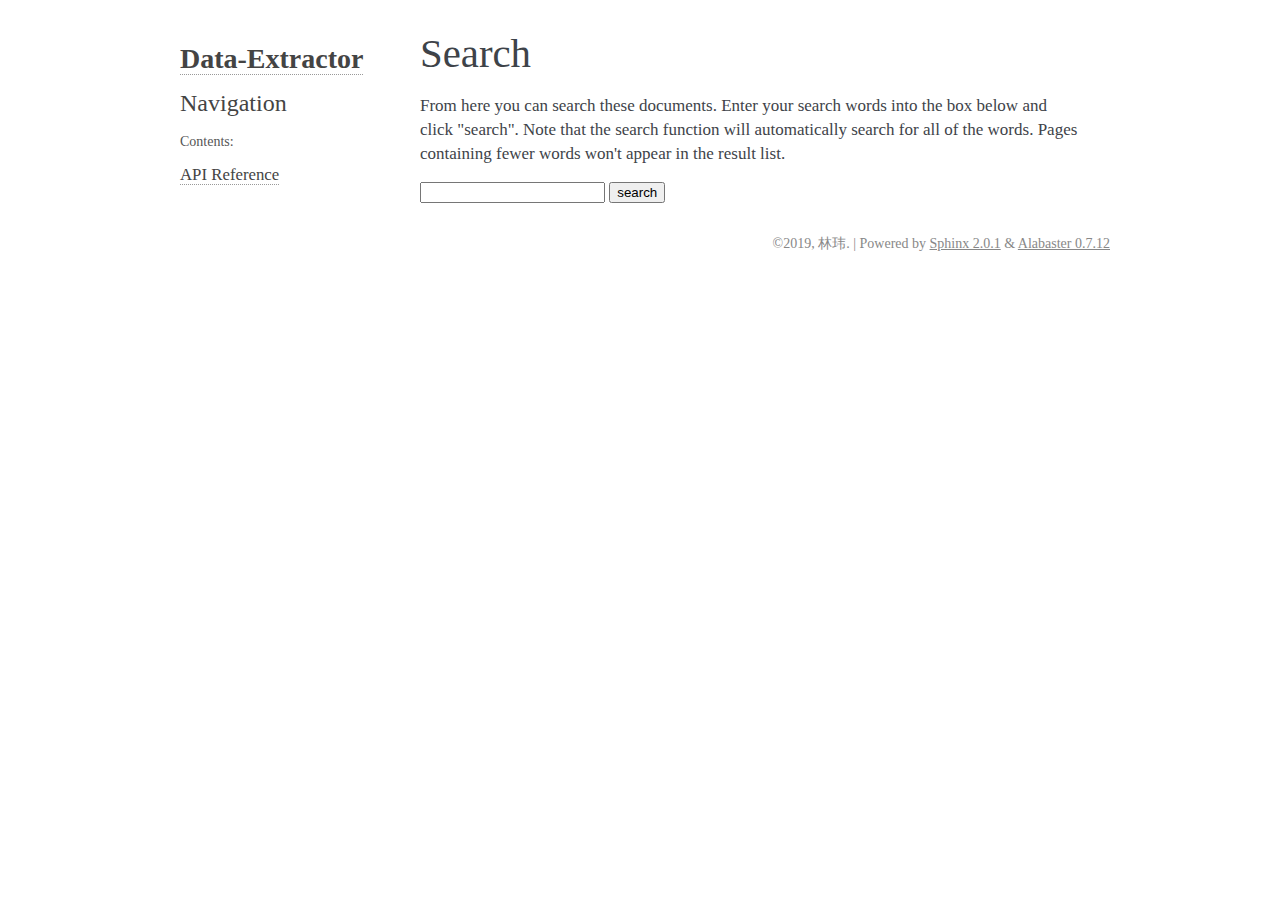
<file: search.html>
<!DOCTYPE html>

<html xmlns="http://www.w3.org/1999/xhtml">
  <head>
    <meta charset="utf-8" />
    <title>Search &#8212; Data-Extractor  documentation</title>
    <link rel="stylesheet" href="_static/alabaster.css" type="text/css" />
    <link rel="stylesheet" href="_static/pygments.css" type="text/css" />
    
    <script type="text/javascript" id="documentation_options" data-url_root="./" src="_static/documentation_options.js"></script>
    <script type="text/javascript" src="_static/jquery.js"></script>
    <script type="text/javascript" src="_static/underscore.js"></script>
    <script type="text/javascript" src="_static/doctools.js"></script>
    <script type="text/javascript" src="_static/language_data.js"></script>
    <script type="text/javascript" src="_static/searchtools.js"></script>
    <link rel="index" title="Index" href="genindex.html" />
    <link rel="search" title="Search" href="#" />
  <script type="text/javascript" src="searchindex.js" defer></script>
  
   
  <link rel="stylesheet" href="_static/custom.css" type="text/css" />
  
  
  <meta name="viewport" content="width=device-width, initial-scale=0.9, maximum-scale=0.9" />


  </head><body>
  

    <div class="document">
      <div class="documentwrapper">
        <div class="bodywrapper">
          

          <div class="body" role="main">
            
  <h1 id="search-documentation">Search</h1>
  <div id="fallback" class="admonition warning">
  <script type="text/javascript">$('#fallback').hide();</script>
  <p>
    Please activate JavaScript to enable the search
    functionality.
  </p>
  </div>
  <p>
    From here you can search these documents. Enter your search
    words into the box below and click "search". Note that the search
    function will automatically search for all of the words. Pages
    containing fewer words won't appear in the result list.
  </p>
  <form action="" method="get">
    <input type="text" name="q" value="" />
    <input type="submit" value="search" />
    <span id="search-progress" style="padding-left: 10px"></span>
  </form>
  
  <div id="search-results">
  
  </div>

          </div>
          
        </div>
      </div>
      <div class="sphinxsidebar" role="navigation" aria-label="main navigation">
        <div class="sphinxsidebarwrapper">
<h1 class="logo"><a href="index.html">Data-Extractor</a></h1>








<h3>Navigation</h3>
<p class="caption"><span class="caption-text">Contents:</span></p>
<ul>
<li class="toctree-l1"><a class="reference internal" href="api_reference.html">API Reference</a></li>
</ul>

<div class="relations">
<h3>Related Topics</h3>
<ul>
  <li><a href="index.html">Documentation overview</a><ul>
  </ul></li>
</ul>
</div>








        </div>
      </div>
      <div class="clearer"></div>
    </div>
    <div class="footer">
      &copy;2019, 林玮.
      
      |
      Powered by <a href="http://sphinx-doc.org/">Sphinx 2.0.1</a>
      &amp; <a href="https://github.com/bitprophet/alabaster">Alabaster 0.7.12</a>
      
    </div>

    

    
  </body>
</html>
</file>
<file: _static/alabaster.css>
@import url("basic.css");

/* -- page layout ----------------------------------------------------------- */

body {
    font-family: Georgia, serif;
    font-size: 17px;
    background-color: #fff;
    color: #000;
    margin: 0;
    padding: 0;
}


div.document {
    width: 940px;
    margin: 30px auto 0 auto;
}

div.documentwrapper {
    float: left;
    width: 100%;
}

div.bodywrapper {
    margin: 0 0 0 220px;
}

div.sphinxsidebar {
    width: 220px;
    font-size: 14px;
    line-height: 1.5;
}

hr {
    border: 1px solid #B1B4B6;
}

div.body {
    background-color: #fff;
    color: #3E4349;
    padding: 0 30px 0 30px;
}

div.body > .section {
    text-align: left;
}

div.footer {
    width: 940px;
    margin: 20px auto 30px auto;
    font-size: 14px;
    color: #888;
    text-align: right;
}

div.footer a {
    color: #888;
}

p.caption {
    font-family: inherit;
    font-size: inherit;
}


div.relations {
    display: none;
}


div.sphinxsidebar a {
    color: #444;
    text-decoration: none;
    border-bottom: 1px dotted #999;
}

div.sphinxsidebar a:hover {
    border-bottom: 1px solid #999;
}

div.sphinxsidebarwrapper {
    padding: 18px 10px;
}

div.sphinxsidebarwrapper p.logo {
    padding: 0;
    margin: -10px 0 0 0px;
    text-align: center;
}

div.sphinxsidebarwrapper h1.logo {
    margin-top: -10px;
    text-align: center;
    margin-bottom: 5px;
    text-align: left;
}

div.sphinxsidebarwrapper h1.logo-name {
    margin-top: 0px;
}

div.sphinxsidebarwrapper p.blurb {
    margin-top: 0;
    font-style: normal;
}

div.sphinxsidebar h3,
div.sphinxsidebar h4 {
    font-family: Georgia, serif;
    color: #444;
    font-size: 24px;
    font-weight: normal;
    margin: 0 0 5px 0;
    padding: 0;
}

div.sphinxsidebar h4 {
    font-size: 20px;
}

div.sphinxsidebar h3 a {
    color: #444;
}

div.sphinxsidebar p.logo a,
div.sphinxsidebar h3 a,
div.sphinxsidebar p.logo a:hover,
div.sphinxsidebar h3 a:hover {
    border: none;
}

div.sphinxsidebar p {
    color: #555;
    margin: 10px 0;
}

div.sphinxsidebar ul {
    margin: 10px 0;
    padding: 0;
    color: #000;
}

div.sphinxsidebar ul li.toctree-l1 > a {
    font-size: 120%;
}

div.sphinxsidebar ul li.toctree-l2 > a {
    font-size: 110%;
}

div.sphinxsidebar input {
    border: 1px solid #CCC;
    font-family: Georgia, serif;
    font-size: 1em;
}

div.sphinxsidebar hr {
    border: none;
    height: 1px;
    color: #AAA;
    background: #AAA;

    text-align: left;
    margin-left: 0;
    width: 50%;
}

div.sphinxsidebar .badge {
    border-bottom: none;
}

div.sphinxsidebar .badge:hover {
    border-bottom: none;
}

/* To address an issue with donation coming after search */
div.sphinxsidebar h3.donation {
    margin-top: 10px;
}

/* -- body styles ----------------------------------------------------------- */

a {
    color: #004B6B;
    text-decoration: underline;
}

a:hover {
    color: #6D4100;
    text-decoration: underline;
}

div.body h1,
div.body h2,
div.body h3,
div.body h4,
div.body h5,
div.body h6 {
    font-family: Georgia, serif;
    font-weight: normal;
    margin: 30px 0px 10px 0px;
    padding: 0;
}

div.body h1 { margin-top: 0; padding-top: 0; font-size: 240%; }
div.body h2 { font-size: 180%; }
div.body h3 { font-size: 150%; }
div.body h4 { font-size: 130%; }
div.body h5 { font-size: 100%; }
div.body h6 { font-size: 100%; }

a.headerlink {
    color: #DDD;
    padding: 0 4px;
    text-decoration: none;
}

a.headerlink:hover {
    color: #444;
    background: #EAEAEA;
}

div.body p, div.body dd, div.body li {
    line-height: 1.4em;
}

div.admonition {
    margin: 20px 0px;
    padding: 10px 30px;
    background-color: #EEE;
    border: 1px solid #CCC;
}

div.admonition tt.xref, div.admonition code.xref, div.admonition a tt {
    background-color: #FBFBFB;
    border-bottom: 1px solid #fafafa;
}

div.admonition p.admonition-title {
    font-family: Georgia, serif;
    font-weight: normal;
    font-size: 24px;
    margin: 0 0 10px 0;
    padding: 0;
    line-height: 1;
}

div.admonition p.last {
    margin-bottom: 0;
}

div.highlight {
    background-color: #fff;
}

dt:target, .highlight {
    background: #FAF3E8;
}

div.warning {
    background-color: #FCC;
    border: 1px solid #FAA;
}

div.danger {
    background-color: #FCC;
    border: 1px solid #FAA;
    -moz-box-shadow: 2px 2px 4px #D52C2C;
    -webkit-box-shadow: 2px 2px 4px #D52C2C;
    box-shadow: 2px 2px 4px #D52C2C;
}

div.error {
    background-color: #FCC;
    border: 1px solid #FAA;
    -moz-box-shadow: 2px 2px 4px #D52C2C;
    -webkit-box-shadow: 2px 2px 4px #D52C2C;
    box-shadow: 2px 2px 4px #D52C2C;
}

div.caution {
    background-color: #FCC;
    border: 1px solid #FAA;
}

div.attention {
    background-color: #FCC;
    border: 1px solid #FAA;
}

div.important {
    background-color: #EEE;
    border: 1px solid #CCC;
}

div.note {
    background-color: #EEE;
    border: 1px solid #CCC;
}

div.tip {
    background-color: #EEE;
    border: 1px solid #CCC;
}

div.hint {
    background-color: #EEE;
    border: 1px solid #CCC;
}

div.seealso {
    background-color: #EEE;
    border: 1px solid #CCC;
}

div.topic {
    background-color: #EEE;
}

p.admonition-title {
    display: inline;
}

p.admonition-title:after {
    content: ":";
}

pre, tt, code {
    font-family: 'Consolas', 'Menlo', 'DejaVu Sans Mono', 'Bitstream Vera Sans Mono', monospace;
    font-size: 0.9em;
}

.hll {
    background-color: #FFC;
    margin: 0 -12px;
    padding: 0 12px;
    display: block;
}

img.screenshot {
}

tt.descname, tt.descclassname, code.descname, code.descclassname {
    font-size: 0.95em;
}

tt.descname, code.descname {
    padding-right: 0.08em;
}

img.screenshot {
    -moz-box-shadow: 2px 2px 4px #EEE;
    -webkit-box-shadow: 2px 2px 4px #EEE;
    box-shadow: 2px 2px 4px #EEE;
}

table.docutils {
    border: 1px solid #888;
    -moz-box-shadow: 2px 2px 4px #EEE;
    -webkit-box-shadow: 2px 2px 4px #EEE;
    box-shadow: 2px 2px 4px #EEE;
}

table.docutils td, table.docutils th {
    border: 1px solid #888;
    padding: 0.25em 0.7em;
}

table.field-list, table.footnote {
    border: none;
    -moz-box-shadow: none;
    -webkit-box-shadow: none;
    box-shadow: none;
}

table.footnote {
    margin: 15px 0;
    width: 100%;
    border: 1px solid #EEE;
    background: #FDFDFD;
    font-size: 0.9em;
}

table.footnote + table.footnote {
    margin-top: -15px;
    border-top: none;
}

table.field-list th {
    padding: 0 0.8em 0 0;
}

table.field-list td {
    padding: 0;
}

table.field-list p {
    margin-bottom: 0.8em;
}

/* Cloned from
 * https://github.com/sphinx-doc/sphinx/commit/ef60dbfce09286b20b7385333d63a60321784e68
 */
.field-name {
    -moz-hyphens: manual;
    -ms-hyphens: manual;
    -webkit-hyphens: manual;
    hyphens: manual;
}

table.footnote td.label {
    width: .1px;
    padding: 0.3em 0 0.3em 0.5em;
}

table.footnote td {
    padding: 0.3em 0.5em;
}

dl {
    margin: 0;
    padding: 0;
}

dl dd {
    margin-left: 30px;
}

blockquote {
    margin: 0 0 0 30px;
    padding: 0;
}

ul, ol {
    /* Matches the 30px from the narrow-screen "li > ul" selector below */
    margin: 10px 0 10px 30px;
    padding: 0;
}

pre {
    background: #EEE;
    padding: 7px 30px;
    margin: 15px 0px;
    line-height: 1.3em;
}

div.viewcode-block:target {
    background: #ffd;
}

dl pre, blockquote pre, li pre {
    margin-left: 0;
    padding-left: 30px;
}

tt, code {
    background-color: #ecf0f3;
    color: #222;
    /* padding: 1px 2px; */
}

tt.xref, code.xref, a tt {
    background-color: #FBFBFB;
    border-bottom: 1px solid #fff;
}

a.reference {
    text-decoration: none;
    border-bottom: 1px dotted #004B6B;
}

/* Don't put an underline on images */
a.image-reference, a.image-reference:hover {
    border-bottom: none;
}

a.reference:hover {
    border-bottom: 1px solid #6D4100;
}

a.footnote-reference {
    text-decoration: none;
    font-size: 0.7em;
    vertical-align: top;
    border-bottom: 1px dotted #004B6B;
}

a.footnote-reference:hover {
    border-bottom: 1px solid #6D4100;
}

a:hover tt, a:hover code {
    background: #EEE;
}


@media screen and (max-width: 870px) {

    div.sphinxsidebar {
    	display: none;
    }

    div.document {
       width: 100%;

    }

    div.documentwrapper {
    	margin-left: 0;
    	margin-top: 0;
    	margin-right: 0;
    	margin-bottom: 0;
    }

    div.bodywrapper {
    	margin-top: 0;
    	margin-right: 0;
    	margin-bottom: 0;
    	margin-left: 0;
    }

    ul {
    	margin-left: 0;
    }

	li > ul {
        /* Matches the 30px from the "ul, ol" selector above */
		margin-left: 30px;
	}

    .document {
    	width: auto;
    }

    .footer {
    	width: auto;
    }

    .bodywrapper {
    	margin: 0;
    }

    .footer {
    	width: auto;
    }

    .github {
        display: none;
    }



}



@media screen and (max-width: 875px) {

    body {
        margin: 0;
        padding: 20px 30px;
    }

    div.documentwrapper {
        float: none;
        background: #fff;
    }

    div.sphinxsidebar {
        display: block;
        float: none;
        width: 102.5%;
        margin: 50px -30px -20px -30px;
        padding: 10px 20px;
        background: #333;
        color: #FFF;
    }

    div.sphinxsidebar h3, div.sphinxsidebar h4, div.sphinxsidebar p,
    div.sphinxsidebar h3 a {
        color: #fff;
    }

    div.sphinxsidebar a {
        color: #AAA;
    }

    div.sphinxsidebar p.logo {
        display: none;
    }

    div.document {
        width: 100%;
        margin: 0;
    }

    div.footer {
        display: none;
    }

    div.bodywrapper {
        margin: 0;
    }

    div.body {
        min-height: 0;
        padding: 0;
    }

    .rtd_doc_footer {
        display: none;
    }

    .document {
        width: auto;
    }

    .footer {
        width: auto;
    }

    .footer {
        width: auto;
    }

    .github {
        display: none;
    }
}


/* misc. */

.revsys-inline {
    display: none!important;
}

/* Make nested-list/multi-paragraph items look better in Releases changelog
 * pages. Without this, docutils' magical list fuckery causes inconsistent
 * formatting between different release sub-lists.
 */
div#changelog > div.section > ul > li > p:only-child {
    margin-bottom: 0;
}

/* Hide fugly table cell borders in ..bibliography:: directive output */
table.docutils.citation, table.docutils.citation td, table.docutils.citation th {
  border: none;
  /* Below needed in some edge cases; if not applied, bottom shadows appear */
  -moz-box-shadow: none;
  -webkit-box-shadow: none;
  box-shadow: none;
}


/* relbar */

.related {
    line-height: 30px;
    width: 100%;
    font-size: 0.9rem;
}

.related.top {
    border-bottom: 1px solid #EEE;
    margin-bottom: 20px;
}

.related.bottom {
    border-top: 1px solid #EEE;
}

.related ul {
    padding: 0;
    margin: 0;
    list-style: none;
}

.related li {
    display: inline;
}

nav#rellinks {
    float: right;
}

nav#rellinks li+li:before {
    content: "|";
}

nav#breadcrumbs li+li:before {
    content: "\00BB";
}

/* Hide certain items when printing */
@media print {
    div.related {
        display: none;
    }
}
</file>
<file: _static/pygments.css>
.highlight .hll { background-color: #ffffcc }
.highlight  { background: #f8f8f8; }
.highlight .c { color: #8f5902; font-style: italic } /* Comment */
.highlight .err { color: #a40000; border: 1px solid #ef2929 } /* Error */
.highlight .g { color: #000000 } /* Generic */
.highlight .k { color: #004461; font-weight: bold } /* Keyword */
.highlight .l { color: #000000 } /* Literal */
.highlight .n { color: #000000 } /* Name */
.highlight .o { color: #582800 } /* Operator */
.highlight .x { color: #000000 } /* Other */
.highlight .p { color: #000000; font-weight: bold } /* Punctuation */
.highlight .ch { color: #8f5902; font-style: italic } /* Comment.Hashbang */
.highlight .cm { color: #8f5902; font-style: italic } /* Comment.Multiline */
.highlight .cp { color: #8f5902 } /* Comment.Preproc */
.highlight .cpf { color: #8f5902; font-style: italic } /* Comment.PreprocFile */
.highlight .c1 { color: #8f5902; font-style: italic } /* Comment.Single */
.highlight .cs { color: #8f5902; font-style: italic } /* Comment.Special */
.highlight .gd { color: #a40000 } /* Generic.Deleted */
.highlight .ge { color: #000000; font-style: italic } /* Generic.Emph */
.highlight .gr { color: #ef2929 } /* Generic.Error */
.highlight .gh { color: #000080; font-weight: bold } /* Generic.Heading */
.highlight .gi { color: #00A000 } /* Generic.Inserted */
.highlight .go { color: #888888 } /* Generic.Output */
.highlight .gp { color: #745334 } /* Generic.Prompt */
.highlight .gs { color: #000000; font-weight: bold } /* Generic.Strong */
.highlight .gu { color: #800080; font-weight: bold } /* Generic.Subheading */
.highlight .gt { color: #a40000; font-weight: bold } /* Generic.Traceback */
.highlight .kc { color: #004461; font-weight: bold } /* Keyword.Constant */
.highlight .kd { color: #004461; font-weight: bold } /* Keyword.Declaration */
.highlight .kn { color: #004461; font-weight: bold } /* Keyword.Namespace */
.highlight .kp { color: #004461; font-weight: bold } /* Keyword.Pseudo */
.highlight .kr { color: #004461; font-weight: bold } /* Keyword.Reserved */
.highlight .kt { color: #004461; font-weight: bold } /* Keyword.Type */
.highlight .ld { color: #000000 } /* Literal.Date */
.highlight .m { color: #990000 } /* Literal.Number */
.highlight .s { color: #4e9a06 } /* Literal.String */
.highlight .na { color: #c4a000 } /* Name.Attribute */
.highlight .nb { color: #004461 } /* Name.Builtin */
.highlight .nc { color: #000000 } /* Name.Class */
.highlight .no { color: #000000 } /* Name.Constant */
.highlight .nd { color: #888888 } /* Name.Decorator */
.highlight .ni { color: #ce5c00 } /* Name.Entity */
.highlight .ne { color: #cc0000; font-weight: bold } /* Name.Exception */
.highlight .nf { color: #000000 } /* Name.Function */
.highlight .nl { color: #f57900 } /* Name.Label */
.highlight .nn { color: #000000 } /* Name.Namespace */
.highlight .nx { color: #000000 } /* Name.Other */
.highlight .py { color: #000000 } /* Name.Property */
.highlight .nt { color: #004461; font-weight: bold } /* Name.Tag */
.highlight .nv { color: #000000 } /* Name.Variable */
.highlight .ow { color: #004461; font-weight: bold } /* Operator.Word */
.highlight .w { color: #f8f8f8; text-decoration: underline } /* Text.Whitespace */
.highlight .mb { color: #990000 } /* Literal.Number.Bin */
.highlight .mf { color: #990000 } /* Literal.Number.Float */
.highlight .mh { color: #990000 } /* Literal.Number.Hex */
.highlight .mi { color: #990000 } /* Literal.Number.Integer */
.highlight .mo { color: #990000 } /* Literal.Number.Oct */
.highlight .sa { color: #4e9a06 } /* Literal.String.Affix */
.highlight .sb { color: #4e9a06 } /* Literal.String.Backtick */
.highlight .sc { color: #4e9a06 } /* Literal.String.Char */
.highlight .dl { color: #4e9a06 } /* Literal.String.Delimiter */
.highlight .sd { color: #8f5902; font-style: italic } /* Literal.String.Doc */
.highlight .s2 { color: #4e9a06 } /* Literal.String.Double */
.highlight .se { color: #4e9a06 } /* Literal.String.Escape */
.highlight .sh { color: #4e9a06 } /* Literal.String.Heredoc */
.highlight .si { color: #4e9a06 } /* Literal.String.Interpol */
.highlight .sx { color: #4e9a06 } /* Literal.String.Other */
.highlight .sr { color: #4e9a06 } /* Literal.String.Regex */
.highlight .s1 { color: #4e9a06 } /* Literal.String.Single */
.highlight .ss { color: #4e9a06 } /* Literal.String.Symbol */
.highlight .bp { color: #3465a4 } /* Name.Builtin.Pseudo */
.highlight .fm { color: #000000 } /* Name.Function.Magic */
.highlight .vc { color: #000000 } /* Name.Variable.Class */
.highlight .vg { color: #000000 } /* Name.Variable.Global */
.highlight .vi { color: #000000 } /* Name.Variable.Instance */
.highlight .vm { color: #000000 } /* Name.Variable.Magic */
.highlight .il { color: #990000 } /* Literal.Number.Integer.Long */
</file>
<file: _static/custom.css>
div.sphinxsidebar {
    width: 250px;
}

dl.class{
    margin-bottom: 1rem;
}

dl.method, dl.field-list {
    margin-bottom: 0.5rem;
}
</file>
